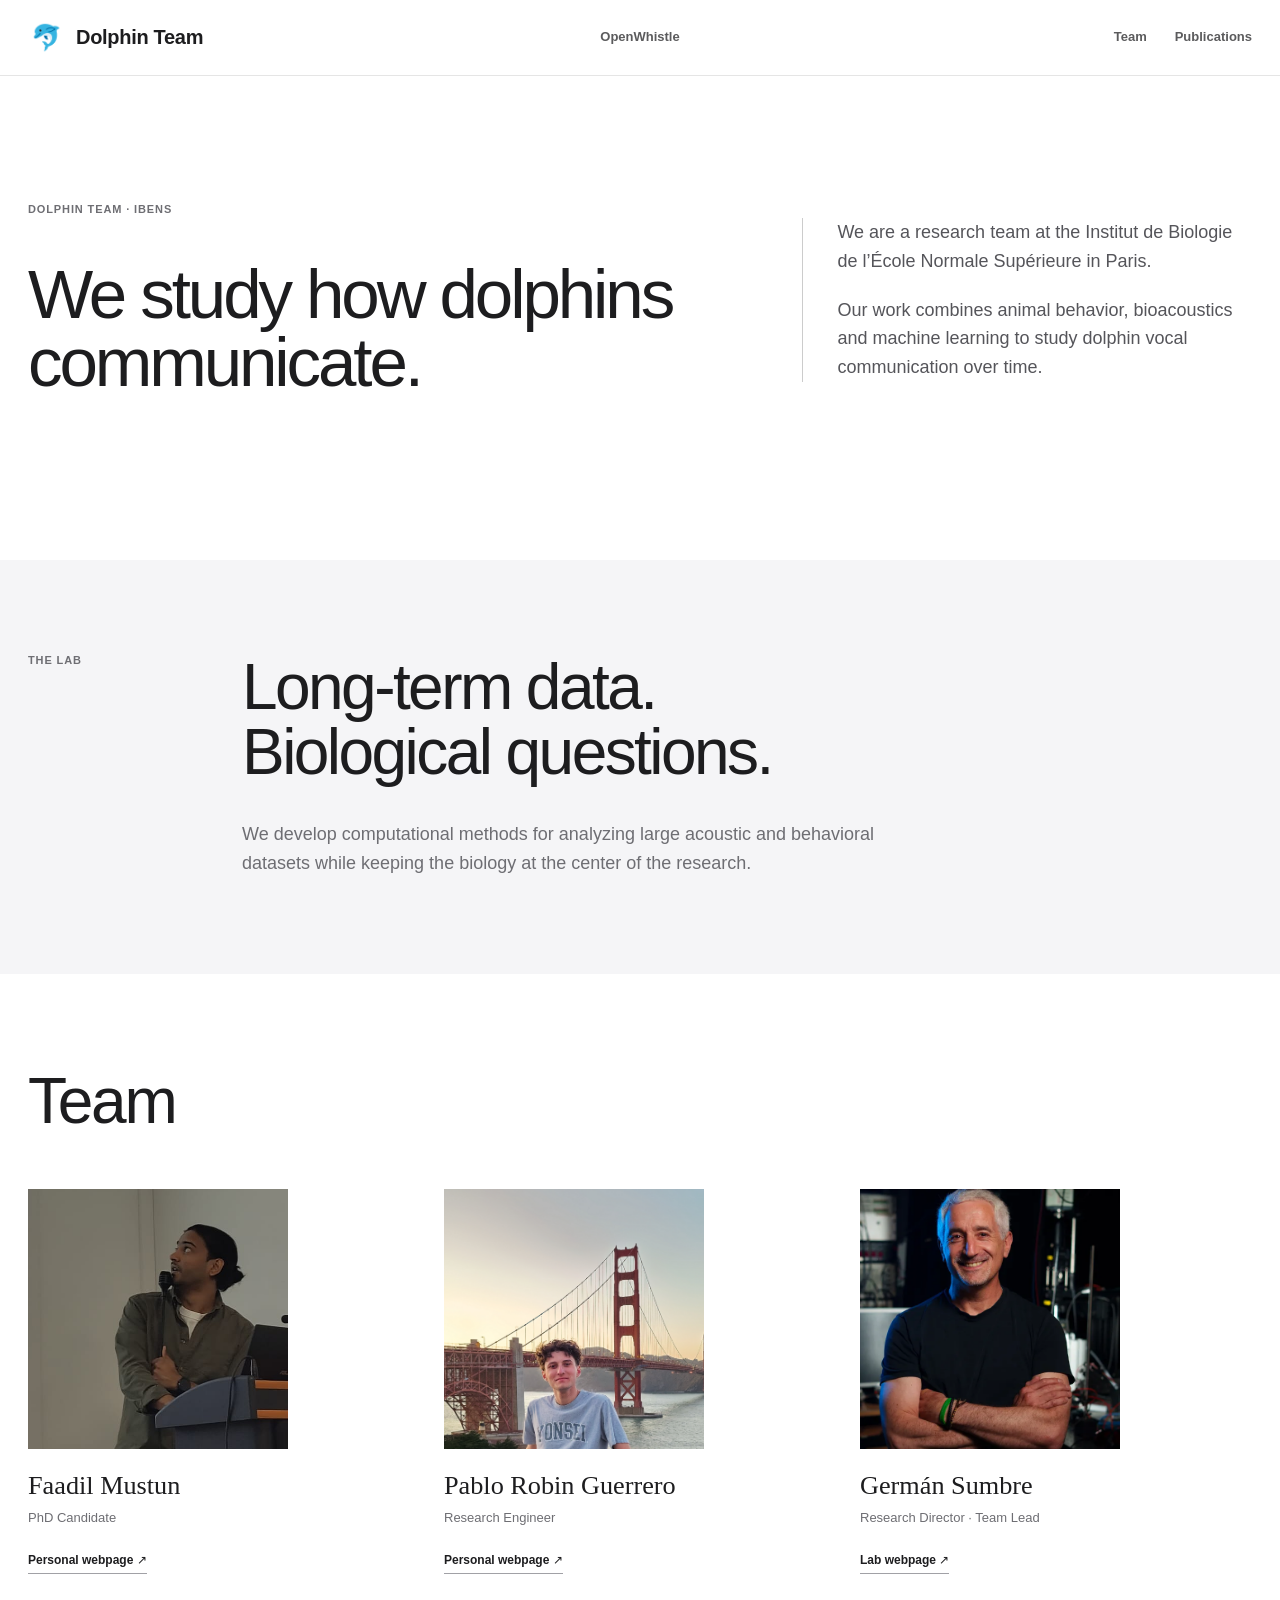
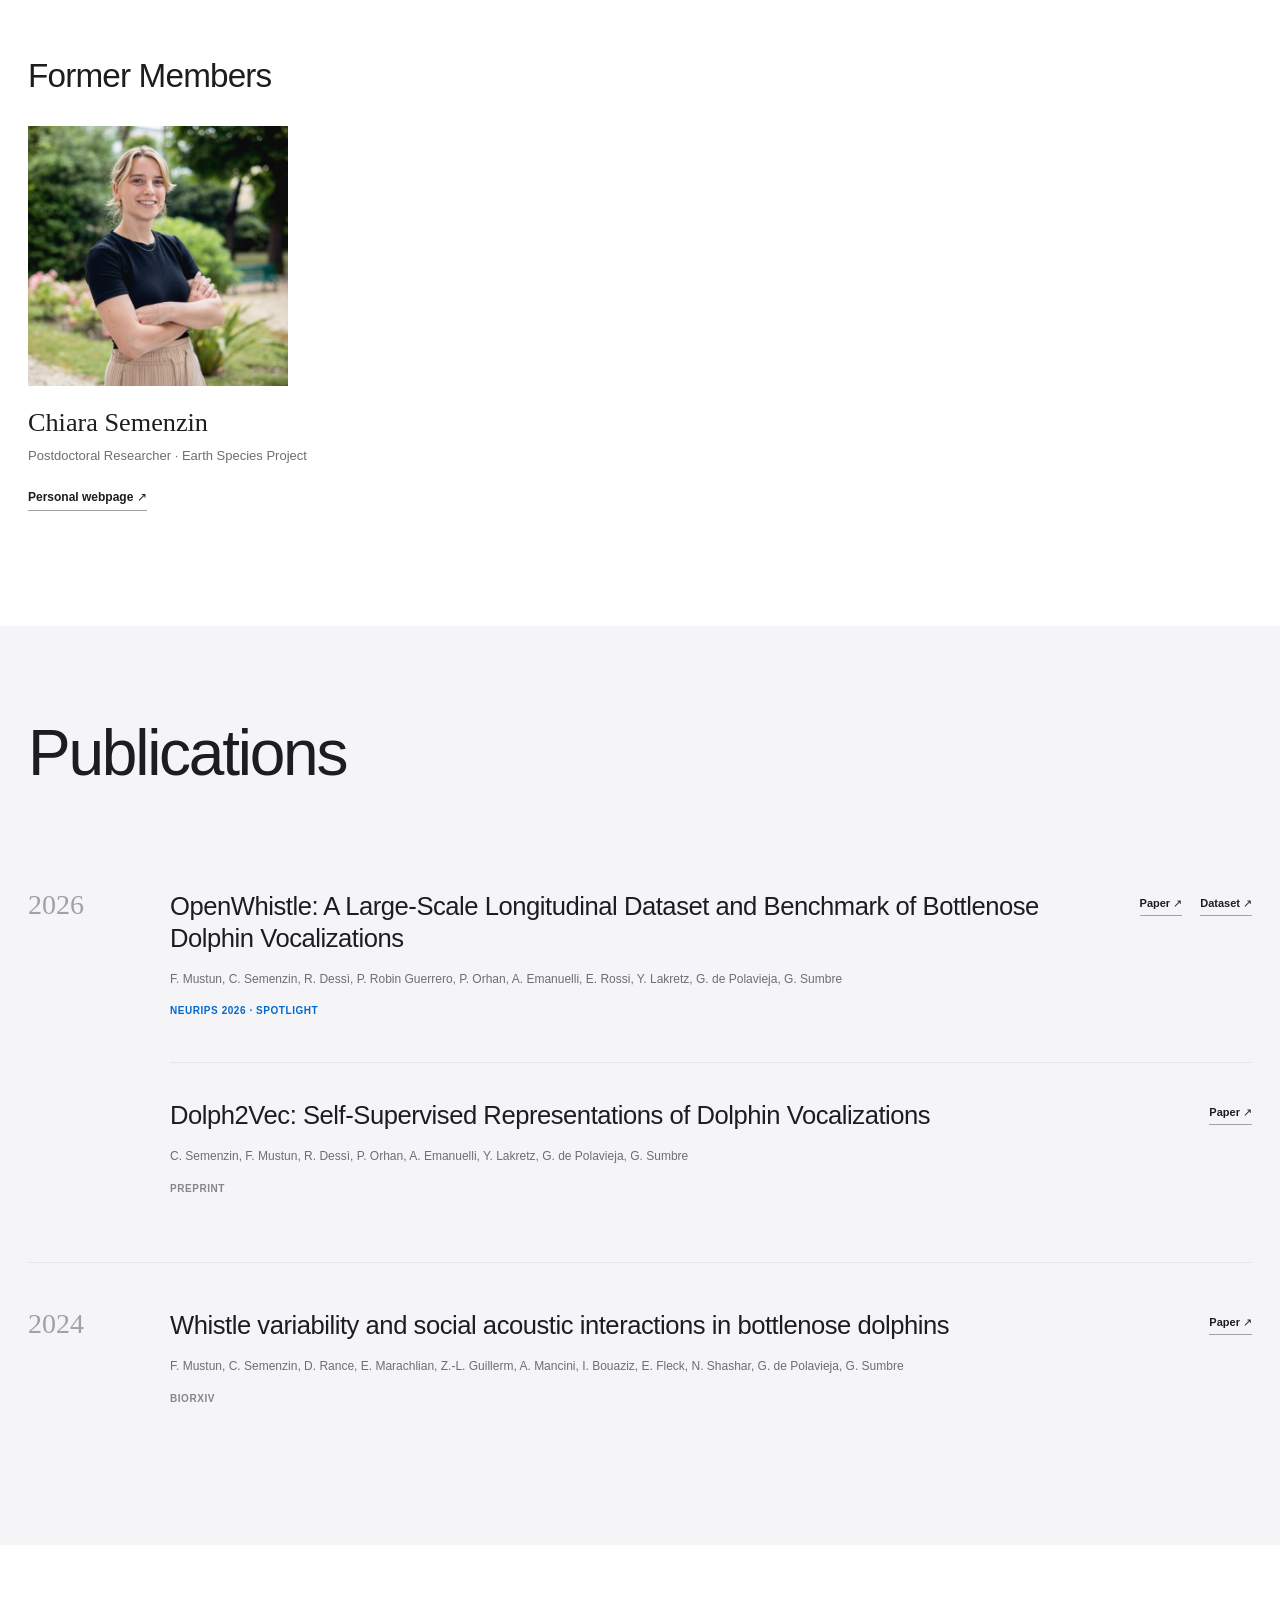
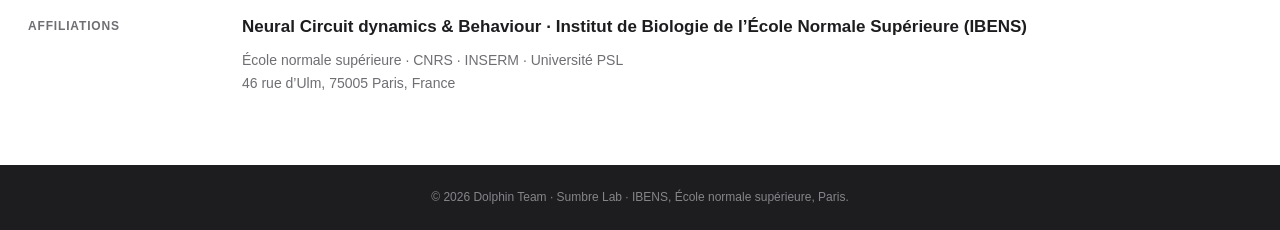
<file: index.html>
<!doctype html>
<html lang="en">
  <head>
    <meta charset="UTF-8" />
    <meta name="viewport" content="width=device-width, initial-scale=1.0" />
    <meta name="description" content="Dolphin Team studies dolphin communication through bioacoustics, behavior and machine learning." />
    <meta name="theme-color" content="#ffffff" />
    <title>Dolphin Team</title>
    <link rel="icon" href="assets/icons/favicon.png?v=2" type="image/png" sizes="64x64" />
    <link rel="shortcut icon" href="assets/icons/favicon.ico?v=2" />
    <link rel="stylesheet" href="styles.css?v=147" />
  </head>
  <body class="team-home-page">
    <header class="site-header">
      <a class="brand" href="./" aria-label="Dolphin Team home">
        <span class="brand-dolphin" aria-hidden="true">🐬</span>
        <span>Dolphin Team</span>
      </a>
      <nav class="project-nav" aria-label="Featured project">
        <a href="openwhistle/">OpenWhistle</a>
      </nav>
      <nav class="section-nav" aria-label="Page navigation">
        <a href="#team">Team</a>
        <a href="#publications">Publications</a>
      </nav>
    </header>

    <main id="top">
      <section class="lab-intro" id="lab">
        <div>
          <p class="section-index">DOLPHIN TEAM · IBENS</p>
          <h1>We study how dolphins communicate.</h1>
        </div>
        <div class="lab-intro-copy">
          <p>We are a research team at the Institut de Biologie de l’École Normale Supérieure in Paris.</p>
          <p>Our work combines animal behavior, bioacoustics and machine learning to study dolphin vocal communication over time.</p>
        </div>
      </section>

      <section class="lab-about lab-section">
        <p class="section-index">THE LAB</p>
        <div>
          <h2>Long-term data.<br />Biological questions.</h2>
          <p>We develop computational methods for analyzing large acoustic and behavioral datasets while keeping the biology at the center of the research.</p>
        </div>
      </section>

      <section class="lab-people lab-section" id="team">
        <div class="lab-section-heading people-heading">
          <h2>Team</h2>
        </div>
        <div class="lab-people-grid">
          <article>
            <figure class="lab-portrait lab-portrait-faadil"><img src="assets/images/team/faadil.jpg" alt="Portrait of Faadil Mustun" loading="lazy" /></figure>
            <h3>Faadil Mustun</h3>
            <p>PhD Candidate</p>
            <a href="https://fmustun.github.io/" target="_blank" rel="noreferrer">Personal webpage ↗</a>
          </article>
          <article>
            <figure class="lab-portrait lab-portrait-pablo"><img src="assets/images/team/pablo.jpg" alt="Portrait of Pablo Robin Guerrero" loading="lazy" /></figure>
            <h3>Pablo Robin Guerrero</h3>
            <p>Research Engineer</p>
            <a href="https://veridisyndrome.github.io/" target="_blank" rel="noreferrer">Personal webpage ↗</a>
          </article>
          <article>
            <figure class="lab-portrait lab-portrait-german"><img src="assets/images/team/german.webp" alt="Portrait of Germán Sumbre in his laboratory" loading="lazy" /></figure>
            <h3>Germán Sumbre</h3>
            <p>Research Director · Team Lead</p>
            <a href="https://www.zebrain.biologie.ens.fr/" target="_blank" rel="noreferrer">Lab webpage ↗</a>
          </article>
        </div>
        <h3 class="lab-people-subheading">Former Members</h3>
        <div class="lab-people-grid lab-people-grid-former">
          <article>
            <figure class="lab-portrait lab-portrait-chiara"><img src="assets/images/team/chiara.jpg" alt="Portrait of Chiara Semenzin" loading="lazy" /></figure>
            <h3>Chiara Semenzin</h3>
            <p>Postdoctoral Researcher · Earth Species Project</p>
            <a href="https://chiarasemenzin.github.io/" target="_blank" rel="noreferrer">Personal webpage ↗</a>
          </article>
        </div>
      </section>

      <section class="lab-publications lab-section" id="publications">
        <div class="lab-section-heading publications-heading">
          <h2>Publications</h2>
        </div>
        <div class="publication-list">
          <article>
            <time datetime="2026">2026</time>
            <div><h3><a href="openwhistle/">OpenWhistle: A Large-Scale Longitudinal Dataset and Benchmark of Bottlenose Dolphin Vocalizations</a></h3><p>F. Mustun, C. Semenzin, R. Dessì, P. Robin Guerrero, P. Orhan, A. Emanuelli, E. Rossi, Y. Lakretz, G. de Polavieja, G. Sumbre</p><small>NeurIPS 2026 · Spotlight</small></div>
            <div class="publication-links"><a href="https://arxiv.org/abs/2609.34839" target="_blank" rel="noreferrer">Paper ↗</a><a href="https://huggingface.co/collections/dolphinteam/neurips26-openwhistle" target="_blank" rel="noreferrer">Dataset ↗</a></div>
          </article>
          <article class="publication-same-year">
            <span class="publication-year-spacer" aria-hidden="true"></span>
            <div><h3>Dolph2Vec: Self-Supervised Representations of Dolphin Vocalizations</h3><p>C. Semenzin, F. Mustun, R. Dessì, P. Orhan, A. Emanuelli, Y. Lakretz, G. de Polavieja, G. Sumbre</p><small>Preprint</small></div>
            <div class="publication-links"><a href="https://arxiv.org/abs/2606.12503" target="_blank" rel="noreferrer">Paper ↗</a></div>
          </article>
          <article class="publication-new-year">
            <time datetime="2024">2024</time>
            <div><h3>Whistle variability and social acoustic interactions in bottlenose dolphins</h3><p>F. Mustun, C. Semenzin, D. Rance, E. Marachlian, Z.-L. Guillerm, A. Mancini, I. Bouaziz, E. Fleck, N. Shashar, G. de Polavieja, G. Sumbre</p><small>bioRxiv</small></div>
            <div class="publication-links"><a href="https://www.biorxiv.org/content/10.1101/2024.10.15.618471v1" target="_blank" rel="noreferrer">Paper ↗</a></div>
          </article>
        </div>
      </section>

      <section class="lab-contact lab-section">
        <h2>Affiliations</h2>
        <div>
          <p class="affiliation-primary"><a href="https://www.zebrain.biologie.ens.fr" target="_blank" rel="noreferrer">Neural Circuit dynamics &amp; Behaviour</a> · Institut de Biologie de l’École Normale Supérieure (IBENS)</p>
          <p class="affiliation-meta">École normale supérieure · CNRS · INSERM · Université PSL<br />46 rue d’Ulm, 75005 Paris, France</p>
        </div>
      </section>
    </main>

    <footer class="site-footer compact-footer">
      <div class="footer-inner">
        <p class="footer-credit">© 2026 Dolphin Team · Sumbre Lab · IBENS, École normale supérieure, Paris.</p>
      </div>
    </footer>
  </body>
</html>
</file>
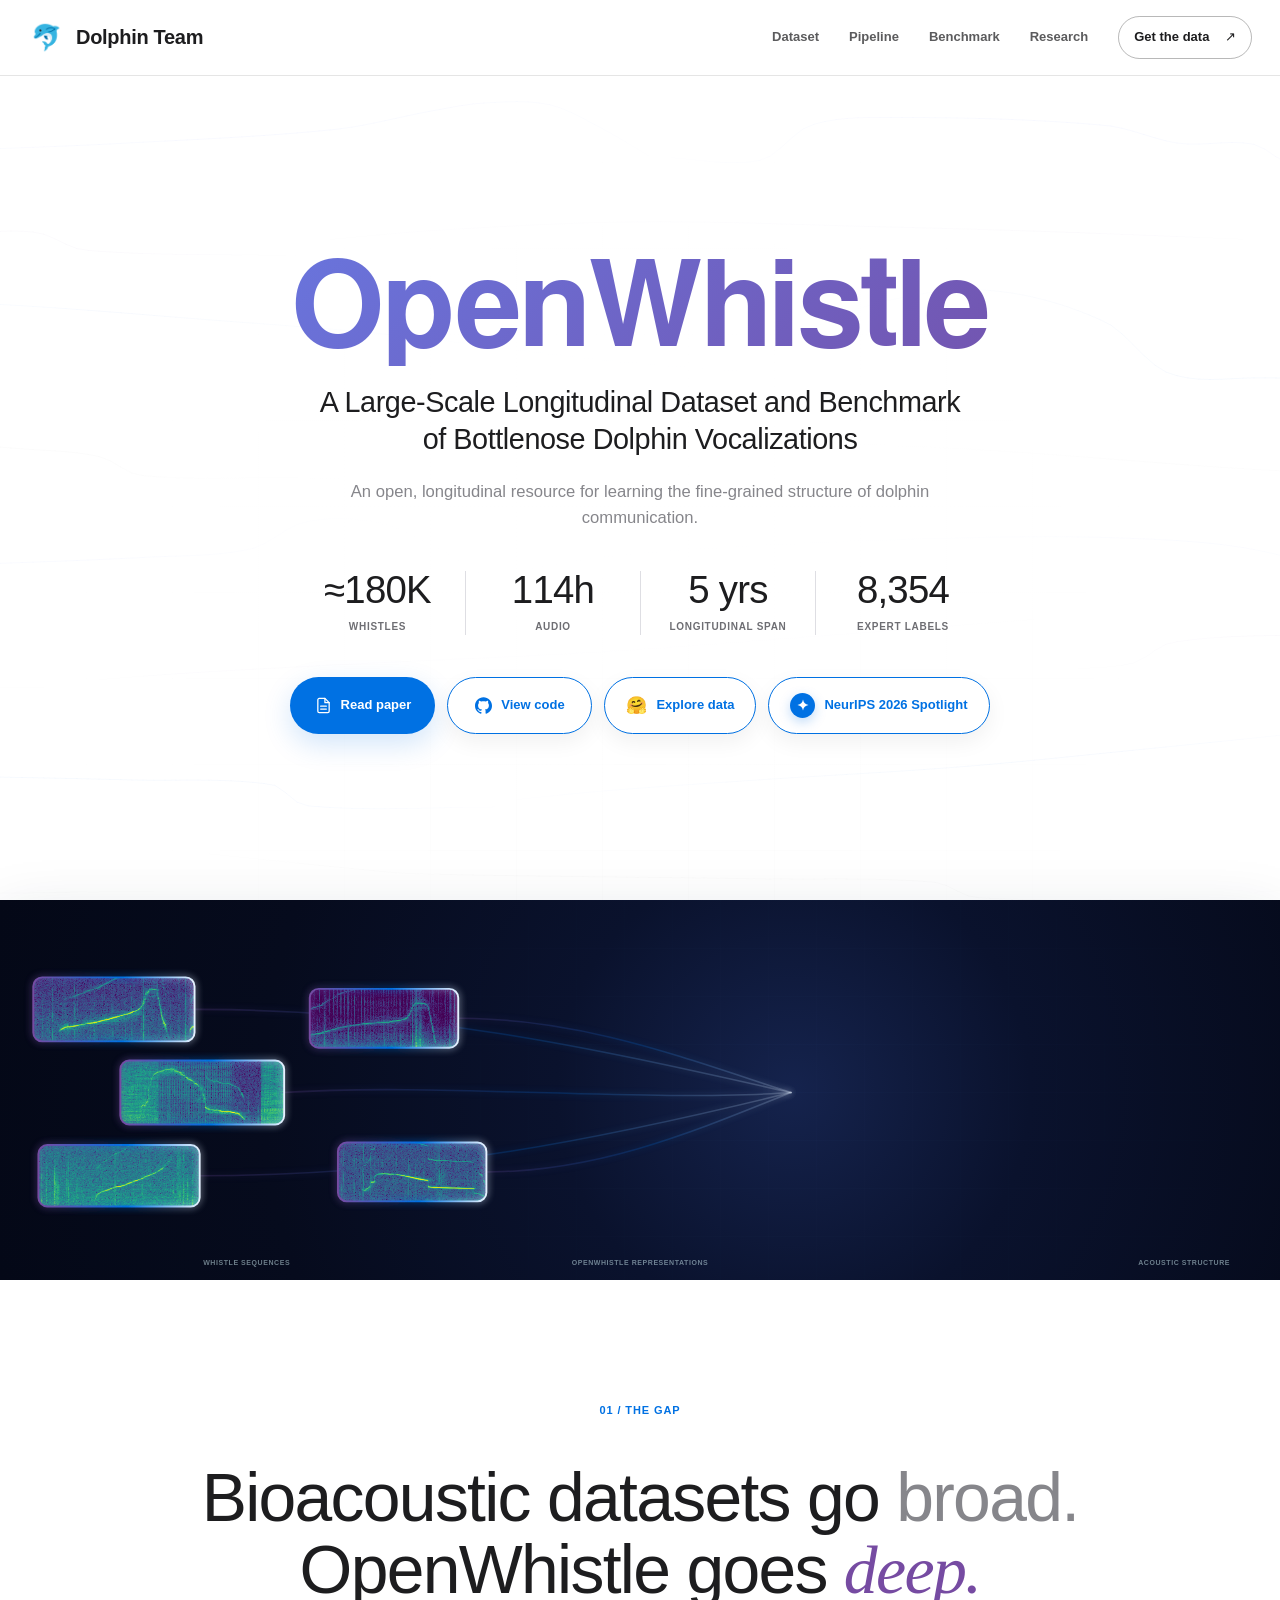
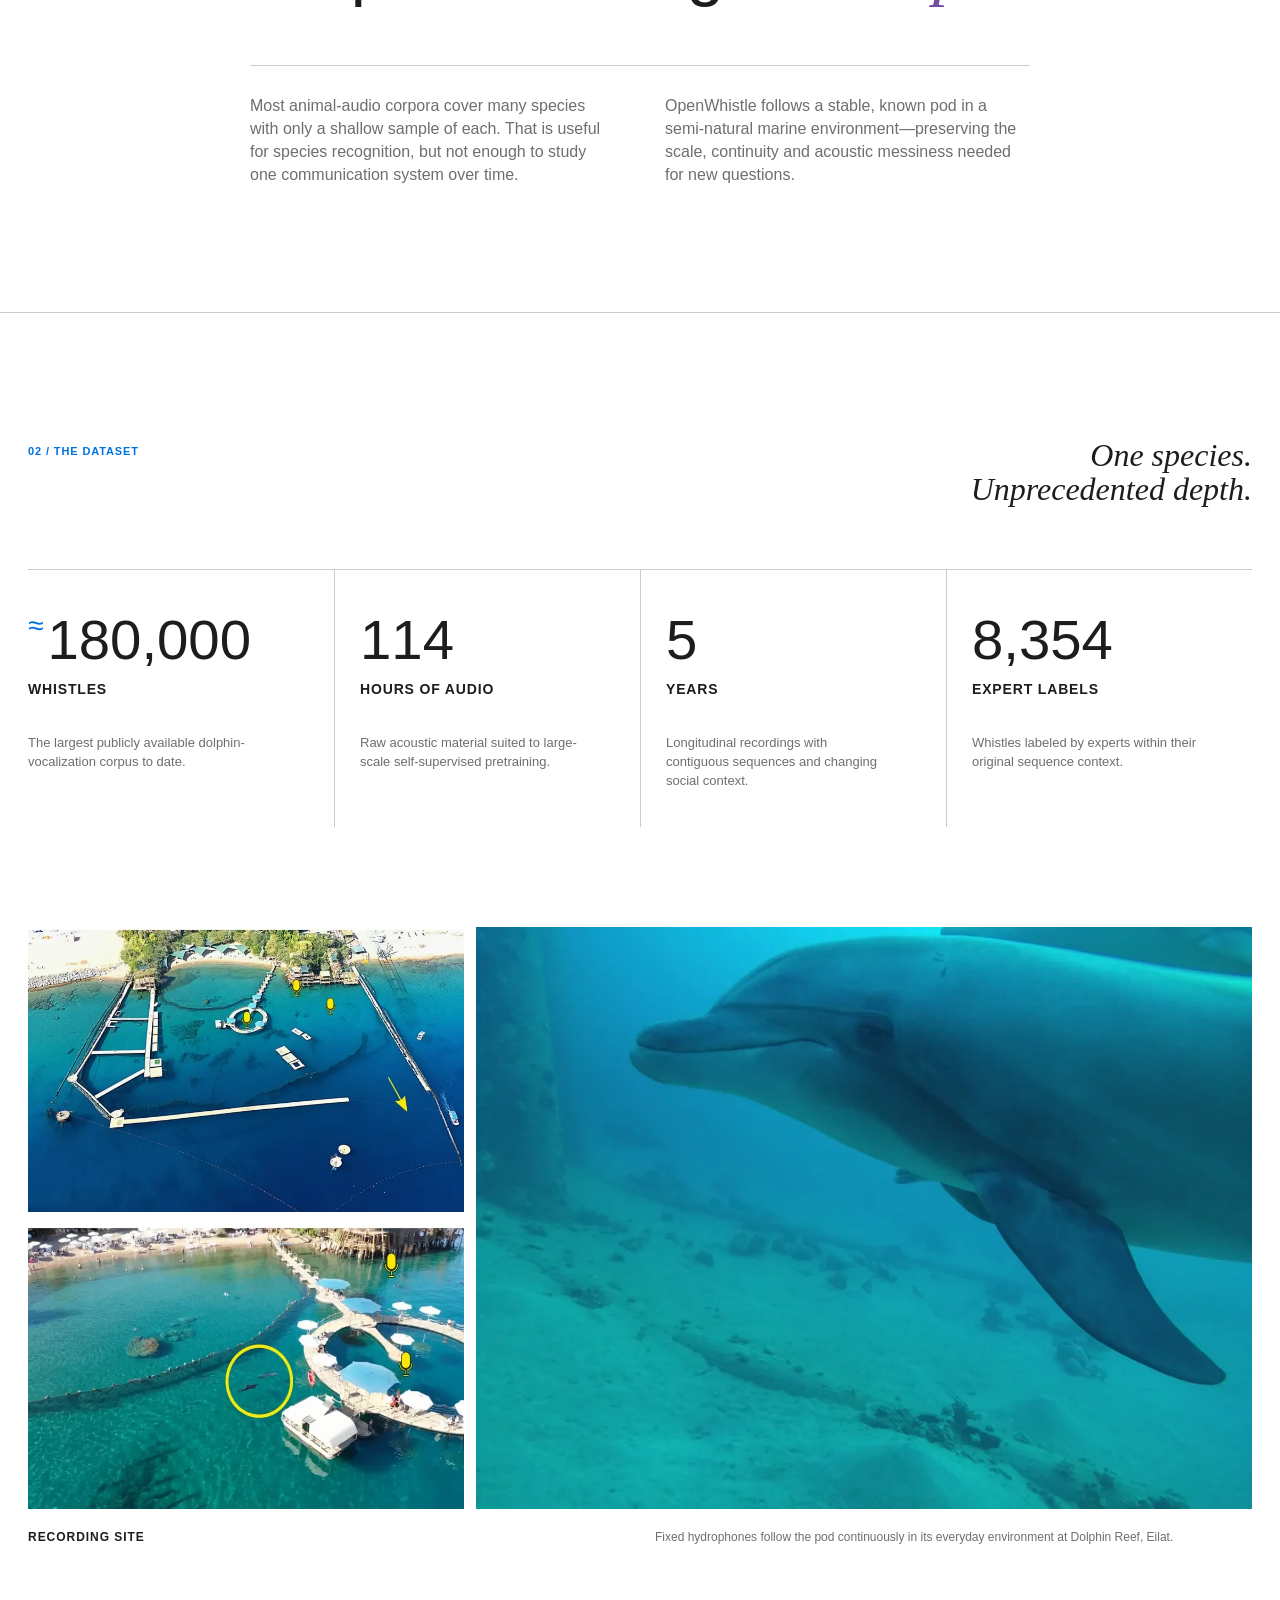
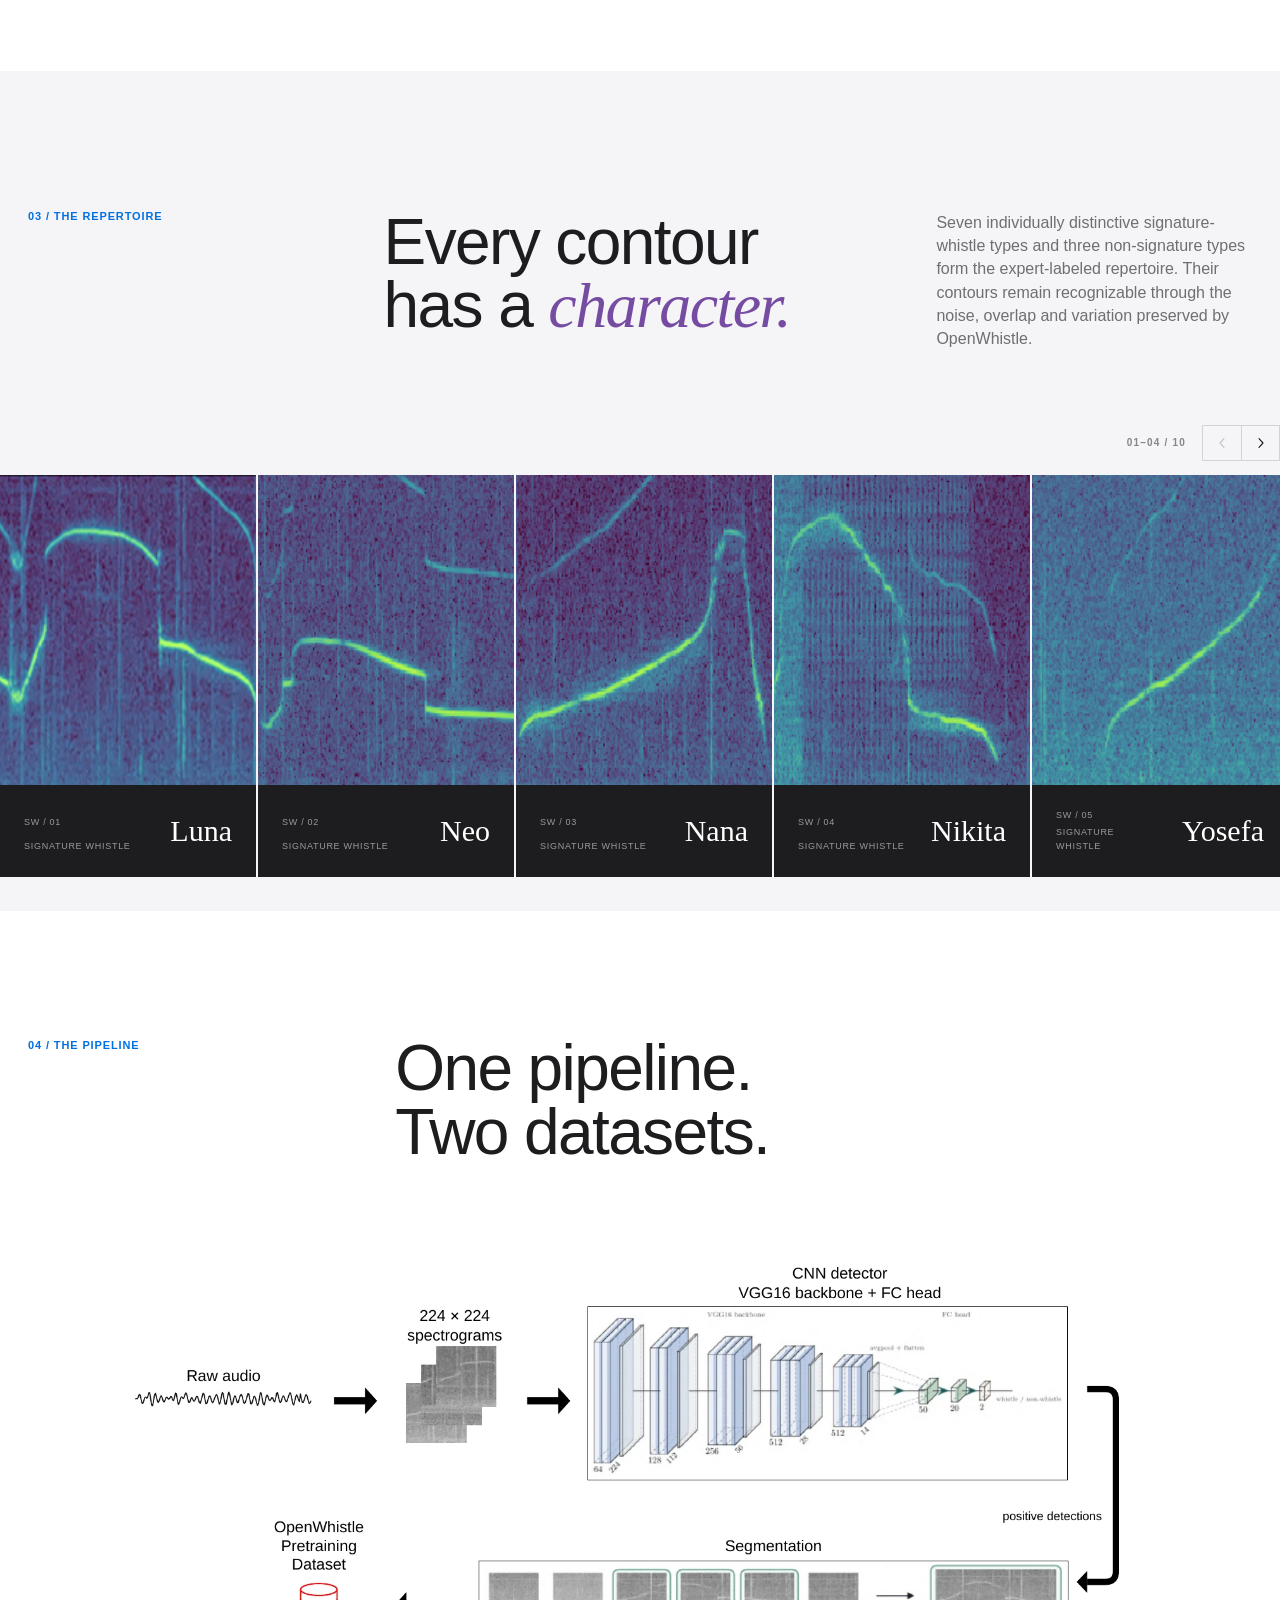
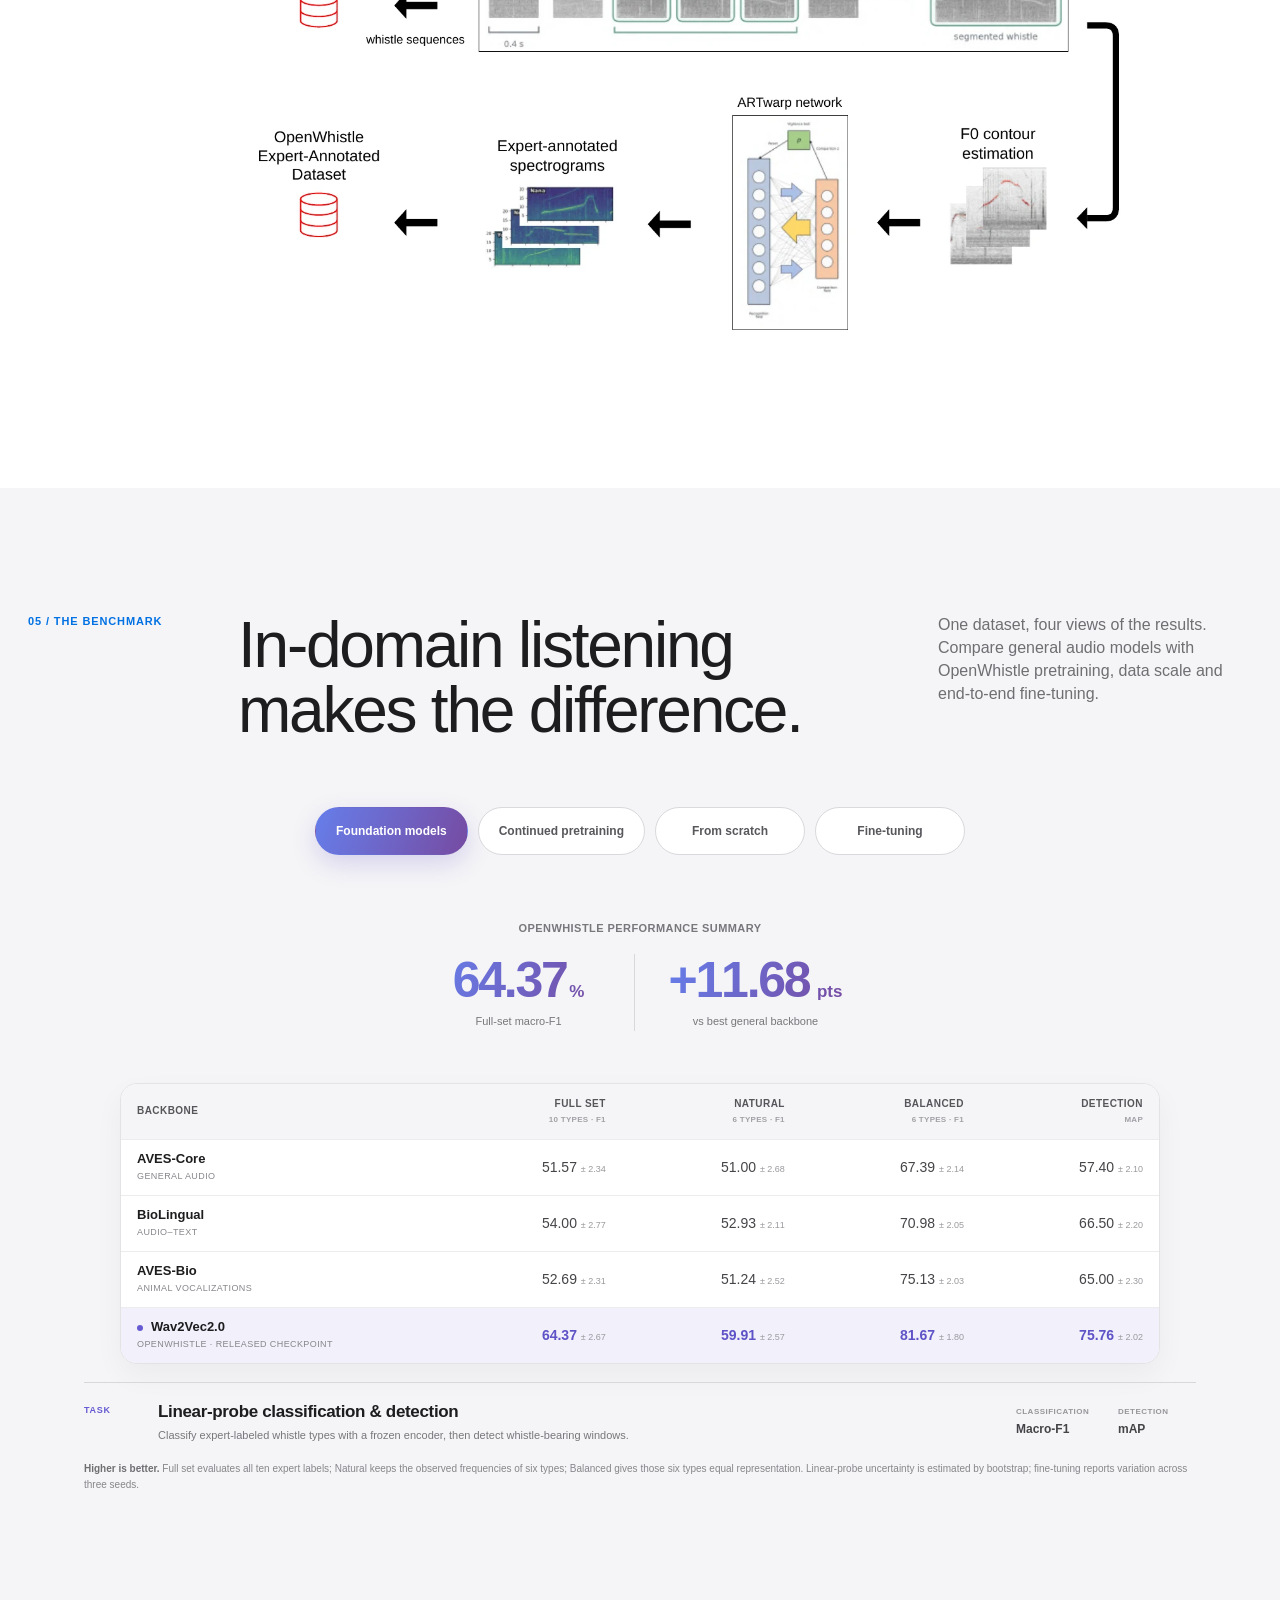
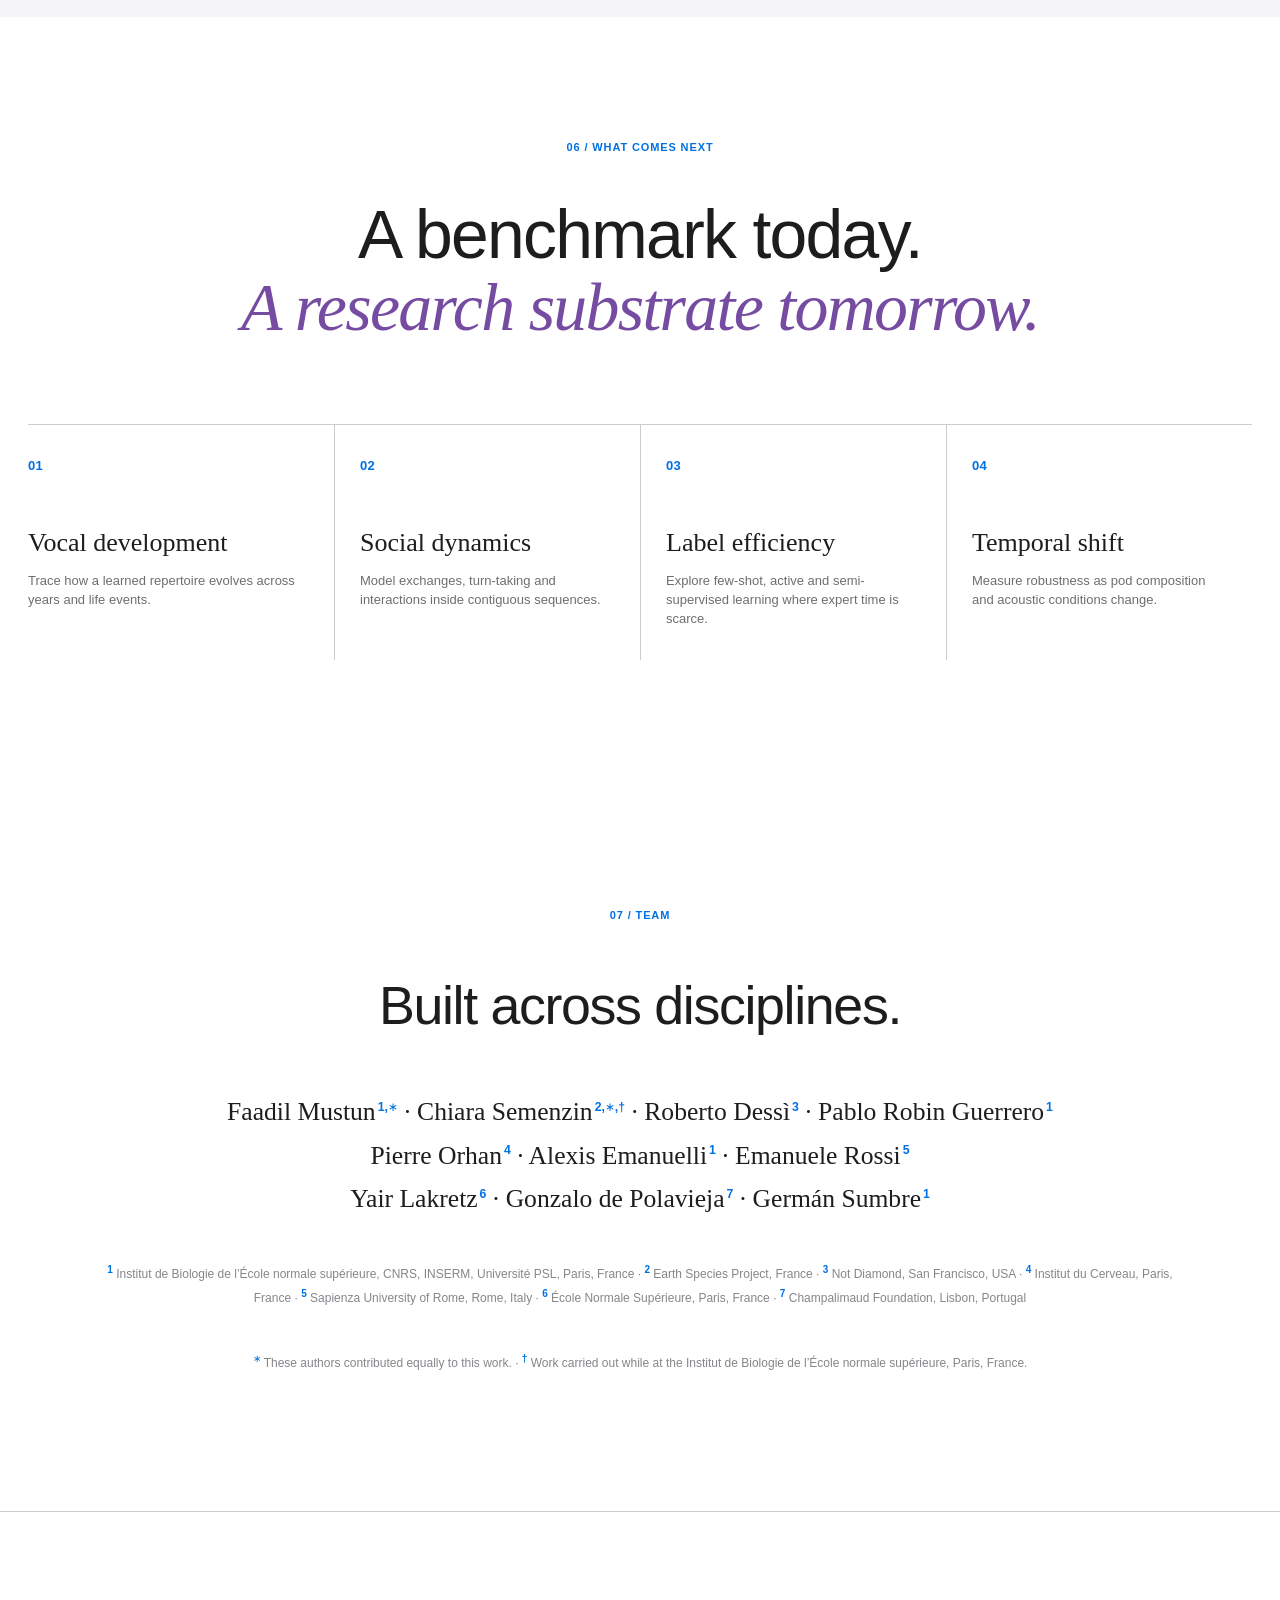
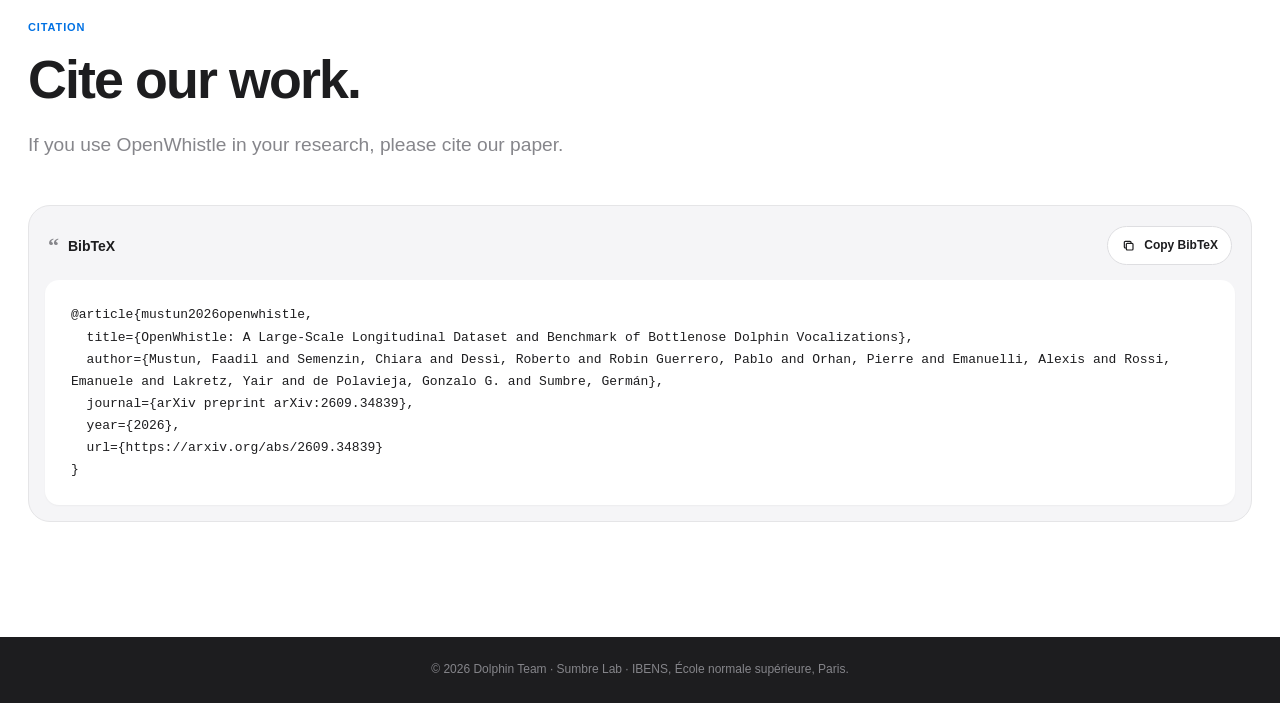
<file: openwhistle/index.html>
<!doctype html>
<html lang="en">
  <head>
    <meta charset="UTF-8" />
    <meta name="viewport" content="width=device-width, initial-scale=1.0" />
    <meta name="description" content="OpenWhistle is a large-scale, longitudinal dataset and benchmark for bottlenose dolphin vocalizations." />
    <meta name="theme-color" content="#ffffff" />
    <title>OpenWhistle</title>
    <link rel="icon" href="../assets/icons/favicon.png?v=2" type="image/png" sizes="64x64" />
    <link rel="shortcut icon" href="../assets/icons/favicon.ico?v=2" />
    <link rel="stylesheet" href="../styles.css?v=185" />
  </head>
  <body>
    <div class="progress" aria-hidden="true"><span></span></div>

    <header class="site-header">
      <a class="brand" href="../" aria-label="Dolphin Team home">
        <span class="brand-dolphin" aria-hidden="true">🐬</span>
        <span>Dolphin Team</span>
      </a>
      <button class="menu-toggle" aria-expanded="false" aria-controls="site-nav"><span></span><span></span></button>
      <nav id="site-nav" aria-label="Main navigation">
        <a href="#dataset">Dataset</a>
        <a href="#pipeline">Pipeline</a>
        <a href="#benchmark">Benchmark</a>
        <a href="#research">Research</a>
        <a class="nav-cta" href="https://huggingface.co/collections/dolphinteam/neurips26-openwhistle" target="_blank" rel="noreferrer">Get the data <span>↗</span></a>
      </nav>
    </header>

    <main id="top">
      <section class="hero">
        <canvas id="heroWhistleCanvas" class="hero-lines" aria-hidden="true"></canvas>
        <div class="hero-copy reveal">
          <div class="hero-stage">
          <h1><span class="paper-name">OpenWhistle</span></h1>
          <p class="paper-title">A Large-Scale Longitudinal Dataset and Benchmark<br class="desktop-break" /> of Bottlenose Dolphin Vocalizations</p>
          <p class="hero-deck">An open, longitudinal resource for learning the fine-grained structure of dolphin communication.</p>
          <div class="whistle-network" aria-label="Dolphin whistle spectrograms flowing through a learned representation and converging into a continuous digital signal">
            <svg viewBox="0 0 1000 220" preserveAspectRatio="xMidYMid meet" aria-hidden="true">
              <defs>
                <linearGradient id="stream-gradient" x1="0" x2="1">
                  <stop offset="0" stop-color="#764ba2" />
                  <stop offset=".55" stop-color="#0071e3" />
                  <stop offset="1" stop-color="#e6f2ff" />
                </linearGradient>
                <linearGradient id="scan-gradient" x1="0" x2="1">
                  <stop offset="0" stop-color="#dff9ff" stop-opacity="0" />
                  <stop offset=".42" stop-color="#9ce9ff" stop-opacity=".16" />
                  <stop offset=".5" stop-color="#ffffff" stop-opacity=".98" />
                  <stop offset=".58" stop-color="#9ce9ff" stop-opacity=".16" />
                  <stop offset="1" stop-color="#9ce9ff" stop-opacity="0" />
                </linearGradient>
                <filter id="soft-glow" x="-40%" y="-100%" width="180%" height="300%">
                  <feGaussianBlur stdDeviation="3" result="blur" />
                  <feMerge><feMergeNode in="blur" /><feMergeNode in="SourceGraphic" /></feMerge>
                </filter>
                <clipPath id="tile-a"><rect x="26" y="22" width="126" height="50" rx="7" /></clipPath>
                <clipPath id="tile-b"><rect x="94" y="87" width="128" height="50" rx="7" /></clipPath>
                <clipPath id="tile-c"><rect x="30" y="153" width="126" height="48" rx="7" /></clipPath>
                <clipPath id="tile-d"><rect x="242" y="31" width="116" height="46" rx="7" /></clipPath>
                <clipPath id="tile-e"><rect x="264" y="151" width="116" height="46" rx="7" /></clipPath>
                <clipPath id="output-reveal-clip">
                  <rect x="618" y="18" width="0" height="176">
                    <animate attributeName="width" dur="8.2s" repeatCount="indefinite" calcMode="linear"
                      keyTimes="0;.4;.74;.9;1" values="0;0;380;380;380" />
                  </rect>
                </clipPath>
              </defs>

              <rect width="1000" height="220" fill="transparent" />
              <g class="network-streams">
                <path pathLength="1" d="M152 47 C332 47 466 78 618 112" />
                <path pathLength="1" d="M222 112 C340 104 500 120 618 112" />
                <path pathLength="1" d="M156 177 C334 177 475 147 618 112" />
                <path pathLength="1" d="M358 54 C456 54 537 86 618 112" />
                <path pathLength="1" d="M380 174 C470 174 548 140 618 112" />
              </g>
              <g class="stream-energy">
                <path pathLength="1" d="M152 47 C332 47 466 78 618 112" />
                <path pathLength="1" d="M222 112 C340 104 500 120 618 112" />
                <path pathLength="1" d="M156 177 C334 177 475 147 618 112" />
                <path pathLength="1" d="M358 54 C456 54 537 86 618 112" />
                <path pathLength="1" d="M380 174 C470 174 548 140 618 112" />
              </g>
              <g class="representation-particles">
                <circle r="2.2"><animateMotion dur="8.2s" repeatCount="indefinite" calcMode="linear" keyPoints="0;0;1;1" keyTimes="0;.22;.47;1" path="M152 47 C332 47 466 78 618 112" /></circle>
                <circle r="2.2"><animateMotion dur="8.2s" repeatCount="indefinite" calcMode="linear" keyPoints="0;0;1;1" keyTimes="0;.23;.48;1" path="M222 112 C340 104 500 120 618 112" /></circle>
                <circle r="2.2"><animateMotion dur="8.2s" repeatCount="indefinite" calcMode="linear" keyPoints="0;0;1;1" keyTimes="0;.24;.49;1" path="M156 177 C334 177 475 147 618 112" /></circle>
                <circle r="2.2"><animateMotion dur="8.2s" repeatCount="indefinite" calcMode="linear" keyPoints="0;0;1;1" keyTimes="0;.25;.48;1" path="M358 54 C456 54 537 86 618 112" /></circle>
                <circle r="2.2"><animateMotion dur="8.2s" repeatCount="indefinite" calcMode="linear" keyPoints="0;0;1;1" keyTimes="0;.26;.49;1" path="M380 174 C470 174 548 140 618 112" /></circle>
              </g>

              <g class="signal-token token-a">
                <image href="../assets/images/whistles/nana.png" x="26" y="22" width="126" height="50" preserveAspectRatio="none" clip-path="url(#tile-a)" />
                <rect class="spectro-scan" x="25" y="22" width="6" height="50" rx="2" clip-path="url(#tile-a)" />
                <rect x="26" y="22" width="126" height="50" rx="7" />
              </g>
              <g class="signal-token token-b">
                <image href="../assets/images/whistles/nikita.png" x="94" y="87" width="128" height="50" preserveAspectRatio="none" clip-path="url(#tile-b)" />
                <rect class="spectro-scan" x="93" y="87" width="6" height="50" rx="2" clip-path="url(#tile-b)" />
                <rect x="94" y="87" width="128" height="50" rx="7" />
              </g>
              <g class="signal-token token-c">
                <image href="../assets/images/whistles/yosefa.png" x="30" y="153" width="126" height="48" preserveAspectRatio="none" clip-path="url(#tile-c)" />
                <rect class="spectro-scan" x="29" y="153" width="6" height="48" rx="2" clip-path="url(#tile-c)" />
                <rect x="30" y="153" width="126" height="48" rx="7" />
              </g>
              <g class="signal-token token-d">
                <image href="../assets/images/whistles/extra-1.png" x="242" y="31" width="116" height="46" preserveAspectRatio="none" clip-path="url(#tile-d)" />
                <rect class="spectro-scan" x="241" y="31" width="6" height="46" rx="2" clip-path="url(#tile-d)" />
                <rect x="242" y="31" width="116" height="46" rx="7" />
              </g>
              <g class="signal-token token-e">
                <image href="../assets/images/whistles/extra-2.png" x="264" y="151" width="116" height="46" preserveAspectRatio="none" clip-path="url(#tile-e)" />
                <rect class="spectro-scan" x="263" y="151" width="6" height="46" rx="2" clip-path="url(#tile-e)" />
                <rect x="264" y="151" width="116" height="46" rx="7" />
              </g>

              <g class="network-output">
                <circle class="convergence-halo" cx="618" cy="112" r="7" />
                <circle class="convergence-ring ring-a" cx="618" cy="112" r="8" />
                <circle class="convergence-ring ring-b" cx="618" cy="112" r="8" />
                <circle class="convergence-ring ring-c" cx="618" cy="112" r="8" />
                <g class="output-drawn" clip-path="url(#output-reveal-clip)">
                  <path class="output-underlay" d="M618 112 C660 112 690 110 725 98 C755 88 775 65 794 50 C812 35 827 42 836 69 C844 96 848 140 864 152 C880 164 895 134 906 100 C918 65 931 48 946 62 C960 78 968 118 979 107 C988 97 993 82 998 88"/>
                  <path class="output-glow" d="M618 112 C660 112 690 110 725 98 C755 88 775 65 794 50 C812 35 827 42 836 69 C844 96 848 140 864 152 C880 164 895 134 906 100 C918 65 931 48 946 62 C960 78 968 118 979 107 C988 97 993 82 998 88"/>
                  <path class="output-wave" d="M618 112 C660 112 690 110 725 98 C755 88 775 65 794 50 C812 35 827 42 836 69 C844 96 848 140 864 152 C880 164 895 134 906 100 C918 65 931 48 946 62 C960 78 968 118 979 107 C988 97 993 82 998 88"/>
                </g>
                <circle class="output-head" r="3.1">
                  <animateMotion dur="8.2s" repeatCount="indefinite" calcMode="linear"
                    keyPoints="0;0;.16764;.36562;.71006;1;1" keyTimes="0;.4;.485;.57;.655;.74;1"
                    path="M618 112 C660 112 690 110 725 98 C755 88 775 65 794 50 C812 35 827 42 836 69 C844 96 848 140 864 152 C880 164 895 134 906 100 C918 65 931 48 946 62 C960 78 968 118 979 107 C988 97 993 82 998 88" />
                </circle>
                <path class="output-pulse" pathLength="1" d="M618 112 C660 112 690 110 725 98 C755 88 775 65 794 50 C812 35 827 42 836 69 C844 96 848 140 864 152 C880 164 895 134 906 100 C918 65 931 48 946 62 C960 78 968 118 979 107 C988 97 993 82 998 88">
                </path>
              </g>
            </svg>
            <div class="network-labels"><span>Whistle sequences</span><span>OpenWhistle representations</span><span>Acoustic structure</span></div>
          </div>
          <div class="hero-metrics" aria-label="Dataset statistics">
            <div><strong>≈180K</strong><span>Whistles</span></div>
            <div><strong>114h</strong><span>Audio</span></div>
            <div><strong>5 yrs</strong><span>Longitudinal span</span></div>
            <div><strong>8,354</strong><span>Expert labels</span></div>
          </div>
          <div class="hero-actions">
            <a class="button button-primary" href="https://arxiv.org/abs/2609.34839" target="_blank" rel="noreferrer"><svg class="button-icon" viewBox="0 0 24 24" aria-hidden="true"><path d="M14 2H6a2 2 0 0 0-2 2v16a2 2 0 0 0 2 2h12a2 2 0 0 0 2-2V8Z"/><path d="M14 2v6h6M8 13h8M8 17h8"/></svg> Read paper</a>
            <a class="button button-ghost" href="https://github.com/sumbre-lab/OpenWhistle" target="_blank" rel="noreferrer"><svg class="button-icon button-icon-fill" viewBox="0 0 24 24" aria-hidden="true"><path d="M12 .297C5.37.297 0 5.67 0 12.297c0 5.303 3.438 9.8 8.205 11.385.6.113.82-.258.82-.577 0-.285-.01-1.04-.015-2.04-3.338.724-4.042-1.61-4.042-1.61-.546-1.387-1.333-1.756-1.333-1.756-1.087-.744.084-.729.084-.729 1.205.084 1.838 1.236 1.838 1.236 1.07 1.835 2.809 1.305 3.495.998.108-.776.417-1.305.76-1.605-2.665-.3-5.466-1.332-5.466-5.93 0-1.31.465-2.38 1.235-3.22-.135-.303-.54-1.523.105-3.176 0 0 1.005-.322 3.3 1.23.96-.267 1.98-.399 3-.405 1.02.006 2.04.138 3 .405 2.28-1.552 3.285-1.23 3.285-1.23.645 1.653.24 2.873.12 3.176.765.84 1.23 1.91 1.23 3.22 0 4.61-2.805 5.625-5.475 5.92.42.36.81 1.096.81 2.22 0 1.606-.015 2.896-.015 3.286 0 .315.21.69.825.57C20.565 22.092 24 17.592 24 12.297 24 5.67 18.627.297 12 .297Z"/></svg> View code</a>
            <a class="button button-ghost" href="https://huggingface.co/collections/dolphinteam/neurips26-openwhistle" target="_blank" rel="noreferrer"><span class="button-emoji" aria-hidden="true">🤗</span> Explore data</a>
            <span class="button button-ghost spotlight-action"><span class="spotlight-mark" aria-hidden="true"><svg viewBox="0 0 24 24"><path d="M12 1C13.4 7.6 16.4 10.6 23 12C16.4 13.4 13.4 16.4 12 23C10.6 16.4 7.6 13.4 1 12C7.6 10.6 10.6 7.6 12 1Z"/></svg></span> NeurIPS 2026 Spotlight</span>
          </div>
          </div>
        </div>
      </section>

      <section class="statement section-pad">
        <p class="section-index">01 / THE GAP</p>
        <h2 class="reveal">Bioacoustic datasets go <span>broad.</span><br />OpenWhistle goes <em>deep.</em></h2>
        <div class="statement-grid reveal">
          <p>Most animal-audio corpora cover many species with only a shallow sample of each. That is useful for species recognition, but not enough to study one communication system over time.</p>
          <p>OpenWhistle follows a stable, known pod in a semi-natural marine environment—preserving the scale, continuity and acoustic messiness needed for new questions.</p>
        </div>
      </section>

      <section class="numbers section-pad" id="dataset">
        <div class="section-heading">
          <p class="section-index">02 / THE DATASET</p>
          <p class="section-kicker">One species.<br />Unprecedented depth.</p>
        </div>
        <div class="metrics-grid">
          <article class="metric reveal"><span class="metric-no" data-count="180000">180,000</span><h3>whistles</h3><p>The largest publicly available dolphin-vocalization corpus to date.</p></article>
          <article class="metric reveal"><span class="metric-no" data-count="114">114</span><h3>hours of audio</h3><p>Raw acoustic material suited to large-scale self-supervised pretraining.</p></article>
          <article class="metric reveal"><span class="metric-no" data-count="5">5</span><h3>years</h3><p>Longitudinal recordings with contiguous sequences and changing social context.</p></article>
          <article class="metric reveal"><span class="metric-no" data-count="8354">8,354</span><h3>expert labels</h3><p>Whistles labeled by experts within their original sequence context.</p></article>
        </div>
        <figure class="field-story reveal">
          <div class="field-media">
            <div class="field-photos">
              <img src="../assets/images/dataset/dolphin-reef-aerial.webp" alt="Aerial view of Dolphin Reef showing the fixed hydrophone positions" />
              <img src="../assets/images/dataset/dolphin-reef-lagoon.webp" alt="Dolphin Reef lagoon with hydrophone positions and a dolphin visible underwater" />
            </div>
            <div class="field-video">
              <video autoplay muted loop playsinline preload="metadata" poster="../assets/videos/dolphins-at-dolphin-reef-poster.webp" aria-label="Dolphins swimming together at Dolphin Reef">
                <source src="../assets/videos/dolphins-at-dolphin-reef.mp4" type="video/mp4" />
              </video>
            </div>
          </div>
          <figcaption><span>Recording site</span><p>Fixed hydrophones follow the pod continuously in its everyday environment at Dolphin Reef, Eilat.</p></figcaption>
        </figure>
      </section>

      <section class="sound-gallery">
        <div class="sound-intro section-pad reveal">
          <p class="section-index">03 / THE REPERTOIRE</p>
          <h2>Every contour<br />has a <em>character.</em></h2>
          <p>Seven individually distinctive signature-whistle types and three non-signature types form the expert-labeled repertoire. Their contours remain recognizable through the noise, overlap and variation preserved by OpenWhistle.</p>
        </div>
        <div class="whistle-carousel" data-whistle-carousel>
          <div class="whistle-carousel-controls">
            <span class="whistle-scroll-status" data-whistle-status aria-live="polite">01–05 / 10</span>
            <div class="whistle-carousel-actions">
              <button class="whistle-scroll whistle-scroll-prev" type="button" data-whistle-scroll="-1" aria-label="Previous whistle">
                <svg viewBox="0 0 20 20" aria-hidden="true"><path d="m12.5 4.5-5 5.5 5 5.5" /></svg>
              </button>
              <button class="whistle-scroll whistle-scroll-next" type="button" data-whistle-scroll="1" aria-label="Next whistle">
                <svg viewBox="0 0 20 20" aria-hidden="true"><path d="m7.5 4.5 5 5.5-5 5.5" /></svg>
              </button>
            </div>
          </div>
          <div class="whistle-cards" id="whistle-cards" role="list" tabindex="0">
          <article class="whistle-card luna-card" role="listitem"><div class="whistle-art"><img src="../assets/images/whistles/luna.png?v=5" alt="Spectrogram of Luna&apos;s signature whistle" /></div><div><span>SW / 01</span><strong>Luna</strong><small>Signature whistle</small></div></article>
          <article class="whistle-card" role="listitem"><div class="whistle-art"><img src="../assets/images/whistles/neo.png" alt="Spectrogram of Neo&apos;s signature whistle" /></div><div><span>SW / 02</span><strong>Neo</strong><small>Signature whistle</small></div></article>
          <article class="whistle-card" role="listitem"><div class="whistle-art"><img src="../assets/images/whistles/nana.png" alt="Spectrogram of Nana's rising signature whistle" /></div><div><span>SW / 03</span><strong>Nana</strong><small>Signature whistle</small></div></article>
          <article class="whistle-card" role="listitem"><div class="whistle-art"><img src="../assets/images/whistles/nikita.png" alt="Spectrogram of Nikita's signature whistle" /></div><div><span>SW / 04</span><strong>Nikita</strong><small>Signature whistle</small></div></article>
          <article class="whistle-card" role="listitem"><div class="whistle-art"><img src="../assets/images/whistles/yosefa.png" alt="Spectrogram of Yosefa's signature whistle" /></div><div><span>SW / 05</span><strong>Yosefa</strong><small>Signature whistle</small></div></article>
          <article class="whistle-card dana-card" role="listitem"><div class="whistle-art"><img src="../assets/images/whistles/dana.png?v=4" alt="Spectrogram of Dana's signature whistle" /></div><div><span>SW / 06</span><strong>Dana</strong><small>Signature whistle</small></div></article>
          <article class="whistle-card" role="listitem"><div class="whistle-art"><img src="../assets/images/whistles/shy.png" alt="Spectrogram of Shy.s signature whistle" /></div><div><span>SW / 07</span><strong>Shy</strong><small>Signature whistle</small></div></article>
          <article class="whistle-card" role="listitem"><div class="whistle-art"><img src="../assets/images/whistles/nsw-1.png" alt="Spectrogram of non-signature whistle type 1" /></div><div><span>NSW / 01</span><strong>NSW 1</strong><small>Non-signature whistle</small></div></article>
          <article class="whistle-card" role="listitem"><div class="whistle-art"><img src="../assets/images/whistles/nsw-2.png?v=4" alt="Spectrogram of non-signature whistle type 2" /></div><div><span>NSW / 02</span><strong>NSW 2</strong><small>Non-signature whistle</small></div></article>
          <article class="whistle-card" role="listitem"><div class="whistle-art"><img src="../assets/images/whistles/nsw-3.png" alt="Spectrogram of non-signature whistle type 3" /></div><div><span>NSW / 03</span><strong>NSW 3</strong><small>Non-signature whistle</small></div></article>
          </div>
        </div>
      </section>

      <section class="pipeline section-pad" id="pipeline">
        <div class="section-heading pipeline-heading">
          <p class="section-index">04 / THE PIPELINE</p>
          <h2>One pipeline.<br />Two datasets.</h2>
        </div>

        <figure class="paper-pipeline-figure reveal">
          <div class="paper-pipeline-scroll">
            <img src="../assets/images/pipeline/paper-pipeline.webp" alt="OpenWhistle dataset construction pipeline from raw audio through CNN detection and segmentation to the pretraining and expert-annotated datasets" />
          </div>
        </figure>
      </section>

      <section class="benchmark section-pad" id="benchmark">
        <div class="section-heading light">
          <p class="section-index">05 / THE BENCHMARK</p>
          <h2>In-domain listening<br />makes the difference.</h2>
          <p>One dataset, four views of the results. Compare general audio models with OpenWhistle pretraining, data scale and end-to-end fine-tuning.</p>
        </div>

        <div class="benchmark-results reveal" data-benchmark-results>
          <div class="benchmark-result-tabs" role="tablist" aria-label="Benchmark result family">
            <button class="active" id="result-tab-foundation" type="button" role="tab" aria-selected="true" aria-controls="result-panel-foundation" data-result-tab="foundation">Foundation models</button>
            <button id="result-tab-continued" type="button" role="tab" aria-selected="false" aria-controls="result-panel-continued" data-result-tab="continued">Continued pretraining</button>
            <button id="result-tab-scratch" type="button" role="tab" aria-selected="false" aria-controls="result-panel-scratch" data-result-tab="scratch">From scratch</button>
            <button id="result-tab-finetuning" type="button" role="tab" aria-selected="false" aria-controls="result-panel-finetuning" data-result-tab="finetuning">Fine-tuning</button>
          </div>

          <section class="benchmark-result-panel active" id="result-panel-foundation" role="tabpanel" aria-labelledby="result-tab-foundation" data-result-panel="foundation">
            <div class="benchmark-performance-summary">
              <p>OpenWhistle performance summary</p>
              <div><article><strong>64.37<small>%</small></strong><span>Full-set macro-F1</span></article><article><strong>+11.68<small> pts</small></strong><span>vs best general backbone</span></article></div>
            </div>
            <div class="results-table-scroll">
              <table class="results-table">
                <thead><tr><th scope="col">Backbone</th><th scope="col">Full set<small>10 types · F1</small></th><th scope="col">Natural<small>6 types · F1</small></th><th scope="col">Balanced<small>6 types · F1</small></th><th scope="col">Detection<small>mAP</small></th></tr></thead>
                <tbody>
                  <tr><th scope="row"><strong>AVES-Core</strong><span>general audio</span></th><td>51.57 <small>± 2.34</small></td><td>51.00 <small>± 2.68</small></td><td>67.39 <small>± 2.14</small></td><td>57.40 <small>± 2.10</small></td></tr>
                  <tr><th scope="row"><strong>BioLingual</strong><span>audio–text</span></th><td>54.00 <small>± 2.77</small></td><td>52.93 <small>± 2.11</small></td><td>70.98 <small>± 2.05</small></td><td>66.50 <small>± 2.20</small></td></tr>
                  <tr><th scope="row"><strong>AVES-Bio</strong><span>animal vocalizations</span></th><td>52.69 <small>± 2.31</small></td><td>51.24 <small>± 2.52</small></td><td>75.13 <small>± 2.03</small></td><td>65.00 <small>± 2.30</small></td></tr>
                  <tr class="result-highlight"><th scope="row"><strong>Wav2Vec2.0</strong><span>OpenWhistle · released checkpoint</span></th><td class="result-best">64.37 <small>± 2.67</small></td><td class="result-best">59.91 <small>± 2.57</small></td><td class="result-best">81.67 <small>± 1.80</small></td><td class="result-best">75.76 <small>± 2.02</small></td></tr>
                </tbody>
              </table>
            </div>
            <div class="benchmark-task"><span>Task</span><div><h3>Linear-probe classification &amp; detection</h3><p>Classify expert-labeled whistle types with a frozen encoder, then detect whistle-bearing windows.</p></div><dl><div><dt>Classification</dt><dd>Macro-F1</dd></div><div><dt>Detection</dt><dd>mAP</dd></div></dl></div>
          </section>

          <section class="benchmark-result-panel" id="result-panel-continued" role="tabpanel" aria-labelledby="result-tab-continued" data-result-panel="continued" hidden>
            <div class="benchmark-performance-summary">
              <p>Best continued-pretraining result</p>
              <div><article><strong>63.53<small>%</small></strong><span>Full-set macro-F1</span></article><article><strong>+10.84<small> pts</small></strong><span>vs off-the-shelf AVES-Bio</span></article></div>
            </div>
            <div class="results-table-scroll">
              <table class="results-table">
                <thead><tr><th scope="col">Checkpoint</th><th scope="col">Full set<small>10 types · F1</small></th><th scope="col">Natural<small>6 types · F1</small></th><th scope="col">Balanced<small>6 types · F1</small></th><th scope="col">Detection<small>mAP</small></th></tr></thead>
                <tbody>
                  <tr><th scope="row"><strong>AVES-Bio + OW</strong><span>10% of data</span></th><td>47.99 <small>± 2.32</small></td><td>50.03 <small>± 2.66</small></td><td>70.40 <small>± 2.14</small></td><td>65.43 <small>± 2.21</small></td></tr>
                  <tr><th scope="row"><strong>AVES-Bio + OW</strong><span>50% of data</span></th><td>50.27 <small>± 2.58</small></td><td>50.73 <small>± 2.53</small></td><td>67.12 <small>± 2.16</small></td><td>64.14 <small>± 2.22</small></td></tr>
                  <tr><th scope="row"><strong>AVES-Bio + OW</strong><span>100% of data</span></th><td>51.54 <small>± 2.54</small></td><td>53.01 <small>± 2.63</small></td><td>70.14 <small>± 2.13</small></td><td>68.49 <small>± 2.08</small></td></tr>
                  <tr><th scope="row"><strong>AVES-Bio + OW · BTB3</strong><span>10% of data</span></th><td>57.86 <small>± 2.79</small></td><td>56.05 <small>± 2.48</small></td><td>78.08 <small>± 1.94</small></td><td>69.91 <small>± 2.06</small></td></tr>
                  <tr><th scope="row"><strong>AVES-Bio + OW · BTB3</strong><span>50% of data</span></th><td>58.15 <small>± 2.60</small></td><td>56.98 <small>± 2.52</small></td><td>78.11 <small>± 1.92</small></td><td>71.19 <small>± 1.98</small></td></tr>
                  <tr class="result-highlight"><th scope="row"><strong>AVES-Bio + OW · BTB3</strong><span>100% of data</span></th><td class="result-best">63.53 <small>± 2.93</small></td><td class="result-best">58.91 <small>± 2.86</small></td><td class="result-best">80.60 <small>± 1.84</small></td><td class="result-best">73.93 <small>± 2.13</small></td></tr>
                </tbody>
              </table>
            </div>
            <div class="benchmark-task"><span>Task</span><div><h3>Classification &amp; detection after adaptation</h3><p>Continue pretraining AVES-Bio on unlabeled OpenWhistle audio, then evaluate the adapted frozen encoder.</p></div><dl><div><dt>Classification</dt><dd>Macro-F1</dd></div><div><dt>Detection</dt><dd>mAP</dd></div></dl></div>
          </section>

          <section class="benchmark-result-panel" id="result-panel-scratch" role="tabpanel" aria-labelledby="result-tab-scratch" data-result-panel="scratch" hidden>
            <div class="benchmark-performance-summary">
              <p>Data-scale summary</p>
              <div><article><strong>80.80<small>%</small></strong><span>Detection mAP</span></article><article><strong>+4.04<small> pts</small></strong><span>Full-set F1 vs 50% data</span></article></div>
            </div>
            <div class="results-table-scroll">
              <table class="results-table">
                <thead><tr><th scope="col">Checkpoint</th><th scope="col">Full set<small>10 types · F1</small></th><th scope="col">Natural<small>6 types · F1</small></th><th scope="col">Balanced<small>6 types · F1</small></th><th scope="col">Detection<small>mAP</small></th></tr></thead>
                <tbody>
                  <tr><th scope="row"><strong>Wav2Vec2.0</strong><span>stride 960 · 10% · 40k steps</span></th><td>22.65 <small>± 1.07</small></td><td>22.11 <small>± 1.37</small></td><td>34.78 <small>± 2.18</small></td><td>20.76 <small>± 1.34</small></td></tr>
                  <tr><th scope="row"><strong>Wav2Vec2.0</strong><span>stride 960 · 50% · 200k steps</span></th><td>56.53 <small>± 2.61</small></td><td>59.34 <small>± 2.99</small></td><td>77.66 <small>± 1.98</small></td><td>77.03 <small>± 2.09</small></td></tr>
                  <tr class="result-highlight"><th scope="row"><strong>Wav2Vec2.0</strong><span>stride 960 · 100% · 400k steps</span></th><td class="result-best">60.57 <small>± 2.98</small></td><td class="result-best">61.22 <small>± 3.04</small></td><td class="result-best">80.83 <small>± 1.87</small></td><td class="result-best">80.80 <small>± 1.91</small></td></tr>
                </tbody>
              </table>
            </div>
            <div class="benchmark-task"><span>Task</span><div><h3>Classification &amp; detection across data scales</h3><p>Pretrain Wav2Vec2.0 with stride 960 from scratch on 10%, 50% and 100% of OpenWhistle, then compare frozen encoders.</p></div><dl><div><dt>Classification</dt><dd>Macro-F1</dd></div><div><dt>Detection</dt><dd>mAP</dd></div></dl></div>
          </section>

          <section class="benchmark-result-panel" id="result-panel-finetuning" role="tabpanel" aria-labelledby="result-tab-finetuning" data-result-panel="finetuning" hidden>
            <div class="benchmark-performance-summary">
              <p>Best end-to-end result</p>
              <div><article><strong>59.54<small>%</small></strong><span>Full-set macro-F1</span></article><article><strong>77.02<small>%</small></strong><span>Detection mAP</span></article></div>
            </div>
            <div class="results-table-scroll">
              <table class="results-table">
                <thead><tr><th scope="col">Backbone</th><th scope="col">Full set<small>10 types · F1</small></th><th scope="col">Natural<small>6 types · F1</small></th><th scope="col">Balanced<small>6 types · F1</small></th><th scope="col">Detection<small>mAP</small></th></tr></thead>
                <tbody>
                  <tr><th scope="row"><strong>AVES-Core</strong><span>end-to-end</span></th><td>57.29 <small>± 1.73</small></td><td>61.24 <small>± 4.58</small></td><td>77.37 <small>± 0.85</small></td><td>74.10 <small>± 1.26</small></td></tr>
                  <tr><th scope="row"><strong>BioLingual</strong><span>end-to-end</span></th><td>54.32 <small>± 2.79</small></td><td>57.55 <small>± 1.46</small></td><td>78.99 <small>± 1.56</small></td><td>72.26 <small>± 0.44</small></td></tr>
                  <tr class="result-highlight"><th scope="row"><strong>AVES-Bio</strong><span>end-to-end</span></th><td class="result-best">59.54 <small>± 1.05</small></td><td class="result-best">62.06 <small>± 0.89</small></td><td class="result-best">79.60 <small>± 0.62</small></td><td class="result-best">77.02 <small>± 1.31</small></td></tr>
                </tbody>
              </table>
            </div>
            <div class="benchmark-task"><span>Task</span><div><h3>End-to-end classification &amp; detection</h3><p>Optimize the encoder and prediction head jointly on expert-labeled OpenWhistle examples.</p></div><dl><div><dt>Classification</dt><dd>Macro-F1</dd></div><div><dt>Detection</dt><dd>mAP</dd></div></dl></div>
          </section>

          <p class="benchmark-results-note"><strong>Higher is better.</strong> Full set evaluates all ten expert labels; Natural keeps the observed frequencies of six types; Balanced gives those six types equal representation. Linear-probe uncertainty is estimated by bootstrap; fine-tuning reports variation across three seeds.</p>
        </div>
      </section>

      <section class="research section-pad" id="research">
        <p class="section-index">06 / WHAT COMES NEXT</p>
        <h2 class="reveal">A benchmark today.<br /><em>A research substrate tomorrow.</em></h2>
        <div class="research-grid">
          <article class="reveal"><span>01</span><h3>Vocal development</h3><p>Trace how a learned repertoire evolves across years and life events.</p></article>
          <article class="reveal"><span>02</span><h3>Social dynamics</h3><p>Model exchanges, turn-taking and interactions inside contiguous sequences.</p></article>
          <article class="reveal"><span>03</span><h3>Label efficiency</h3><p>Explore few-shot, active and semi-supervised learning where expert time is scarce.</p></article>
          <article class="reveal"><span>04</span><h3>Temporal shift</h3><p>Measure robustness as pod composition and acoustic conditions change.</p></article>
        </div>
      </section>


      <section class="team section-pad">
        <p class="section-index">07 / TEAM</p>
        <h2>Built across disciplines.</h2>
        <p class="authors"><a href="https://fmustun.github.io/" target="_blank" rel="noreferrer">Faadil Mustun</a><sup>1,∗</sup> · <a href="https://chiarasemenzin.github.io/" target="_blank" rel="noreferrer">Chiara Semenzin</a><sup>2,∗,†</sup> · <a href="https://robertodessi.github.io/" target="_blank" rel="noreferrer">Roberto Dessì</a><sup>3</sup> · <a href="https://veridisyndrome.github.io/" target="_blank" rel="noreferrer">Pablo Robin Guerrero</a><sup>1</sup><br class="authors-row-break" /><a href="https://pierreorhan.github.io/" target="_blank" rel="noreferrer">Pierre Orhan</a><sup>4</sup> · Alexis Emanuelli<sup>1</sup> · <a href="https://emanuelerossi.co.uk/" target="_blank" rel="noreferrer">Emanuele Rossi</a><sup>5</sup><br class="authors-row-break" /><a href="https://yairlak.github.io/" target="_blank" rel="noreferrer">Yair Lakretz</a><sup>6</sup> · <a href="https://www.polaviejalab.org/" target="_blank" rel="noreferrer">Gonzalo de Polavieja</a><sup>7</sup> · <a href="https://www.zebrain.biologie.ens.fr/" target="_blank" rel="noreferrer">Germán Sumbre</a><sup>1</sup></p>
        <p class="team-note team-affiliations"><sup>1</sup> Institut de Biologie de l’École normale supérieure, CNRS, INSERM, Université PSL, Paris, France · <sup>2</sup> Earth Species Project, France · <sup>3</sup> Not Diamond, San Francisco, USA · <sup>4</sup> Institut du Cerveau, Paris, France · <sup>5</sup> Sapienza University of Rome, Rome, Italy · <sup>6</sup> École Normale Supérieure, Paris, France · <sup>7</sup> Champalimaud Foundation, Lisbon, Portugal</p>
        <p class="team-note team-affiliations"><sup>∗</sup> These authors contributed equally to this work. · <sup>†</sup> Work carried out while at the Institut de Biologie de l’École normale supérieure, Paris, France.</p>
      </section>


      <section class="citation section-pad" id="citation">
        <p class="section-index">CITATION</p>
        <h2>Cite our work.</h2>
        <p class="citation-lead">If you use OpenWhistle in your research, please cite our paper.</p>
        <div class="citation-card">
        <div class="citation-toolbar">
          <strong><span aria-hidden="true">“</span> BibTeX</strong>
          <button class="citation-copy" type="button" aria-label="Copy BibTeX citation">
            <svg viewBox="0 0 24 24" aria-hidden="true"><rect x="8" y="8" width="10" height="10" rx="1.5"></rect><path d="M15 8V6.5A1.5 1.5 0 0 0 13.5 5h-7A1.5 1.5 0 0 0 5 6.5v7A1.5 1.5 0 0 0 6.5 15H8"></path></svg>
            <span aria-live="polite">Copy BibTeX</span>
          </button>
        </div>
        <pre><code class="citation-code">@article{mustun2026openwhistle,
  title={OpenWhistle: A Large-Scale Longitudinal Dataset and Benchmark of Bottlenose Dolphin Vocalizations},
  author={Mustun, Faadil and Semenzin, Chiara and Dessì, Roberto and Robin Guerrero, Pablo and Orhan, Pierre and Emanuelli, Alexis and Rossi, Emanuele and Lakretz, Yair and de Polavieja, Gonzalo G. and Sumbre, Germán},
  journal={arXiv preprint arXiv:2609.34839},
  year={2026},
  url={https://arxiv.org/abs/2609.34839}
}</code></pre>
        </div>
      </section>
    </main>

    <footer class="site-footer compact-footer">
      <div class="footer-inner">
        <p class="footer-credit">© 2026 Dolphin Team · Sumbre Lab · IBENS, École normale supérieure, Paris.</p>
      </div>
    </footer>


    <script src="../script.js?v=22"></script>
  </body>
</html>
</file>
<file: styles.css>
@font-face { font-family: "OpenWhistle Sans"; src: url("assets/fonts/openwhistle-sans-regular.ttf?v=1") format("truetype"); font-style: normal; font-weight: 400; font-display: swap; }
@font-face { font-family: "OpenWhistle Sans"; src: url("assets/fonts/openwhistle-sans-bold.ttf?v=1") format("truetype"); font-style: normal; font-weight: 700; font-display: swap; }
@font-face { font-family: "OpenWhistle Display"; src: url("assets/fonts/openwhistle-display.ttf?v=3") format("truetype"); font-style: normal; font-weight: 700; font-display: swap; }

:root {
  --ink: #1d1d1f;
  --deep: #1d1d1f;
  --water: #0071e3;
  --aqua: #0071e3;
  --foam: #FFFFFF;
  --paper: #ffffff;
  --coral: #0071e3;
  --mist: #f5f5f7;
  --line: rgba(0, 0, 0, 0.2);
  --max: 1320px;
}

* { box-sizing: border-box; }
html { scroll-behavior: smooth; }
body { margin: 0; color: var(--ink); background: var(--paper); font-family: "Helvetica Neue", "Liberation Sans", Arial, sans-serif; font-kerning: normal; font-synthesis: none; font-optical-sizing: auto; font-variant-numeric: lining-nums proportional-nums; line-height: 1.45; text-rendering: optimizeLegibility; -webkit-font-smoothing: antialiased; overflow-x: hidden; }
a { color: inherit; text-decoration: none; }
button { color: inherit; font: inherit; }
img { display: block; max-width: 100%; }

.progress { position: fixed; inset: 0 0 auto; height: 3px; z-index: 100; background: transparent; }
.progress span { display: block; width: 0; height: 100%; background: var(--coral); }
.site-header { position: absolute; z-index: 50; top: 0; left: 0; right: 0; height: 76px; padding: 0 max(28px, calc((100vw - var(--max)) / 2)); display: flex; justify-content: space-between; align-items: center; color: var(--ink); border-bottom: 1px solid rgba(0,0,0,.1); }
.brand { display: inline-flex; gap: 12px; align-items: center; font-weight: 700; letter-spacing: -.015em; font-size: 20px; }
.brand-dolphin { display: inline-grid; width: 36px; place-items: center; font-size: 25px; line-height: 1; }
.site-header nav { display: flex; align-items: center; gap: 30px; font-size: 13px; font-weight: 700; }
.site-header nav > a:not(.nav-cta) { opacity: .72; transition: opacity .2s; }
.site-header nav > a:hover { opacity: 1; }
.nav-cta { padding: 11px 15px; border: 1px solid rgba(0,0,0,.28); border-radius: 99px; }
.nav-cta span { margin-left: 12px; }
.menu-toggle { display: none; background: none; border: 0; padding: 10px; }

.hero { position: relative; overflow: hidden; padding: 76px max(28px, calc((100vw - var(--max)) / 2)) 0; color: var(--ink); background: #ffffff; display: grid; place-items: start center; text-align: center; }
.hero:before { content: ""; position: absolute; inset: 76px 0 0; opacity: .3; background-image: linear-gradient(rgba(0,0,0,.045) 1px, transparent 1px), linear-gradient(90deg, rgba(0,0,0,.045) 1px, transparent 1px); background-size: 86px 86px; mask-image: radial-gradient(circle at center, black, transparent 76%); }
.hero:after { content: ""; position: absolute; z-index: 1; top: 76px; left: 0; right: 0; height: calc(100svh - 76px); pointer-events: none; background: radial-gradient(ellipse 58% 58% at 50% 48%, rgba(255,255,255,.99) 0%, rgba(255,255,255,.94) 34%, rgba(255,255,255,.56) 58%, rgba(255,255,255,0) 79%); }
.hero-lines { position: absolute; z-index: 0; top: 76px; left: 0; width: 100%; height: calc(100svh - 76px); display: block; pointer-events: none; }
.hero-copy { position: relative; z-index: 2; width: min(1240px, 100%); }
.hero-stage { position: relative; display: flex; min-height: calc(100svh - 76px); margin-bottom: clamp(380px, 24vw, 460px); padding: 22px 0 34px; flex-direction: column; justify-content: center; }
.eyebrow, .section-index { font-size: 11px; line-height: 1; letter-spacing: .08em; font-weight: 700; text-transform: uppercase; }
.eyebrow { color: #86868b; }
.spotlight-mark { display: grid; width: 25px; height: 25px; place-items: center; flex: 0 0 auto; color: white; border-radius: 50%; background: linear-gradient(135deg, var(--water), var(--aqua)); box-shadow: 0 4px 12px rgba(0,113,227,.25); }
.spotlight-mark svg { display: block; width: 12px; height: 12px; fill: currentColor; }
h1 { margin: 25px 0 18px; font-weight: 700; }
h1 .paper-name { display: block; color: #0071e3; background: linear-gradient(135deg, #667eea 0%, #764ba2 100%); background-clip: text; -webkit-background-clip: text; -webkit-text-fill-color: transparent; font-family: "OpenWhistle Display", "OpenWhistle Sans", Arial, sans-serif; font-size: clamp(88px, 9.4vw, 164px); font-weight: 700; line-height: .92; letter-spacing: -.025em; }
.hero .paper-title { max-width: 900px; margin: 0 auto; color: #1d1d1f; font-size: clamp(24px, 2.25vw, 36px); line-height: 1.28; letter-spacing: -.015em; font-weight: 400; text-wrap: balance; }
h2 em { color: #764ba2; font-family: Georgia, serif; font-weight: 400; }
.hero-deck { max-width: 680px; margin: 22px auto 0; font-size: clamp(16px, 1.3vw, 20px); line-height: 1.55; color: #86868b; }
.whistle-network { position: absolute; top: 100%; left: 50%; order: 3; width: 100vw; height: clamp(380px, 24vw, 460px); margin: 0; overflow: hidden; transform: translateX(-50%); background: radial-gradient(circle at 62% 50%, #15234d 0, #0a122d 29%, #060b1d 65%, #040817 100%); box-shadow: 0 28px 65px rgba(10,40,62,.2); }
.whistle-network:before { content: ""; position: absolute; z-index: 0; inset: 0; opacity: .16; background-image: linear-gradient(rgba(116,180,235,.12) 1px, transparent 1px), linear-gradient(90deg, rgba(116,180,235,.08) 1px, transparent 1px); background-size: 48px 48px; -webkit-mask-image: radial-gradient(circle at 62% 50%, #000, transparent 72%); mask-image: radial-gradient(circle at 62% 50%, #000, transparent 72%); }
.whistle-network svg { position: relative; z-index: 1; display: block; width: 100%; height: 100%; }
.network-streams path { fill: none; stroke: url(#stream-gradient); stroke-width: 1.55; stroke-linecap: round; vector-effect: non-scaling-stroke; filter: url(#soft-glow); opacity: .24; animation: stream-life 8.2s cubic-bezier(.4,0,.2,1) infinite; }
.stream-energy path { fill: none; stroke: #e8fbff; stroke-width: 4; stroke-linecap: round; vector-effect: non-scaling-stroke; filter: url(#soft-glow); stroke-dasharray: .035 .965; stroke-dashoffset: 1; opacity: 0; animation: stream-energy 8.2s cubic-bezier(.4,0,.2,1) infinite; }
.representation-particles circle { fill: #f4fdff; opacity: 0; filter: url(#soft-glow); animation: representation-particle-life 8.2s ease-in-out infinite; }
.representation-particles circle:nth-child(2) { animation-delay: .06s; }
.representation-particles circle:nth-child(3) { animation-delay: .12s; }
.representation-particles circle:nth-child(4) { animation-delay: .18s; }
.representation-particles circle:nth-child(5) { animation-delay: .24s; }
.signal-token { animation: token-cycle 8.2s cubic-bezier(.4,0,.2,1) infinite; transform-box: fill-box; transform-origin: center; }
.signal-token image { filter: none; }
.signal-token rect { fill: none; stroke: url(#stream-gradient); stroke-width: 1.9; vector-effect: non-scaling-stroke; filter: url(#soft-glow); }
.signal-token .spectro-scan { fill: url(#scan-gradient); stroke: none; opacity: 0; mix-blend-mode: screen; filter: drop-shadow(0 0 1.8px rgba(205,247,255,.72)); animation: spectro-scan 8.2s cubic-bezier(.42,0,.22,1) infinite; }
.token-a { --scan-distance: 121px; }.token-b { --scan-distance: 123px; }.token-c { --scan-distance: 121px; }.token-d, .token-e { --scan-distance: 111px; }
.token-b .spectro-scan { animation-delay: .1s; }.token-c .spectro-scan { animation-delay: .2s; }.token-d .spectro-scan { animation-delay: .3s; }.token-e .spectro-scan { animation-delay: .4s; }
.output-underlay, .output-glow, .output-wave { fill: none; stroke-linecap: round; vector-effect: non-scaling-stroke; }
.output-underlay { stroke: #0071e3; stroke-width: 17; opacity: .13; }
.output-glow { stroke: #5ac8fa; stroke-width: 7; opacity: .4; }
.output-wave { stroke: #f4fdff; stroke-width: 2.35; }
.output-drawn { opacity: 0; animation: output-drawn-life 8.2s ease-in-out infinite; }
.output-pulse { fill: none; stroke: white; stroke-width: 5; stroke-linecap: round; vector-effect: non-scaling-stroke; filter: url(#soft-glow); stroke-dasharray: .055 2; stroke-dashoffset: 0; opacity: 0; animation: output-pulse 8.2s cubic-bezier(.4,0,.2,1) infinite; }
.convergence-halo { fill: #e9fbff; opacity: 0; filter: url(#soft-glow); animation: convergence 8.2s ease-in-out infinite; }
.convergence-ring { fill: none; stroke: #bceeff; stroke-width: 1.2; opacity: 0; transform-box: view-box; transform-origin: 618px 112px; animation: convergence-ring 8.2s cubic-bezier(.2,.7,.2,1) infinite; }
.ring-b { animation-delay: .14s; }.ring-c { animation-delay: .28s; }
.output-head { fill: #fff; opacity: 0; filter: url(#soft-glow); animation: output-head-life 8.2s ease-in-out infinite; }
.network-labels { position: absolute; z-index: 2; bottom: 12px; left: max(16px, calc((100vw - 1180px) / 2)); right: max(16px, calc((100vw - 1180px) / 2)); display: grid; grid-template-columns: 1fr 1fr 1fr; color: rgba(210,239,245,.5); font-size: 7px; font-weight: 700; letter-spacing: .08em; text-transform: uppercase; pointer-events: none; }
.network-labels span:nth-child(2) { text-align: center; }
.network-labels span:last-child { text-align: right; white-space: nowrap; }
@keyframes token-cycle {
  0% { opacity: .42; transform: translateX(0); }
  10%, 62% { opacity: 1; transform: translateX(0); }
  82% { opacity: .34; transform: translateX(0); }
  100% { opacity: .42; transform: translateX(0); }
}
@keyframes spectro-scan {
  0%, 4% { opacity: 0; transform: translateX(0); }
  7% { opacity: .88; }
  27% { opacity: .72; transform: translateX(var(--scan-distance)); }
  31%, 100% { opacity: 0; transform: translateX(var(--scan-distance)); }
}
@keyframes stream-life {
  0%, 100% { opacity: .18; }
  12% { opacity: .42; }
  23%, 62% { opacity: .76; }
  82% { opacity: .28; }
}
@keyframes stream-energy {
  0%, 17% { stroke-dashoffset: 1; opacity: 0; }
  22% { opacity: .82; }
  47% { stroke-dashoffset: 0; opacity: .9; }
  54%, 100% { stroke-dashoffset: -.06; opacity: 0; }
}
@keyframes representation-particle-life {
  0%, 20% { opacity: 0; }
  24%, 46% { opacity: 1; }
  52%, 100% { opacity: 0; }
}
@keyframes output-drawn-life { 0%, 39.5% { opacity: 0; } 40%, 86% { opacity: 1; } 92%, 100% { opacity: 0; } }
@keyframes output-pulse {
  0%, 75% { stroke-dashoffset: 0; opacity: 0; }
  77% { stroke-dashoffset: 0; opacity: .9; }
  91% { stroke-dashoffset: -.945; opacity: .9; }
  95%, 100% { stroke-dashoffset: -.945; opacity: 0; }
}
@keyframes convergence {
  0%, 42% { opacity: 0; transform: scale(.35); transform-origin: 618px 112px; }
  48% { opacity: .95; transform: scale(1); }
  58%, 100% { opacity: 0; transform: scale(.65); }
}
@keyframes convergence-ring {
  0%, 43% { opacity: 0; transform: scale(.35); }
  47% { opacity: .7; }
  59%, 100% { opacity: 0; transform: scale(4.2); }
}
@keyframes output-head-life {
  0%, 39.5% { opacity: 0; }
  40%, 73.5% { opacity: 1; }
  74%, 100% { opacity: 0; }
}
.hero-metrics { order: 1; width: min(700px, 100%); margin: 40px auto 0; display: grid; grid-template-columns: repeat(4, 1fr); }
.hero-metrics div { padding: 0 24px; }
.hero-metrics div + div { border-left: 1px solid #dedee3; }
.hero-metrics strong { display: block; color: var(--ink); font-size: clamp(32px, 3vw, 49px); line-height: 1; letter-spacing: -.02em; font-weight: 500; font-variant-numeric: lining-nums tabular-nums; font-kerning: normal; }
.hero-metrics span { display: block; margin-top: 11px; color: #6e6e73; font-size: 10px; font-weight: 600; letter-spacing: .07em; text-transform: uppercase; }
.hero-actions { order: 2; display: flex; justify-content: center; flex-wrap: wrap; gap: 12px; margin-top: 42px; }
.button { display: inline-flex; gap: 9px; align-items: center; justify-content: center; min-width: 145px; padding: 15px 21px; border-radius: 99px; font-size: 13px; font-weight: 700; transition: transform .25s, background .25s; }
.button-icon { width: 17px; height: 17px; flex: 0 0 auto; fill: none; stroke: currentColor; stroke-width: 1.8; stroke-linecap: round; stroke-linejoin: round; }
.button-icon-fill { fill: currentColor; stroke: none; }
.button-emoji { display: inline-block; font-size: 17px; line-height: 1; }
.button:hover { transform: none; }
.button-primary { color: white; background: #0071e3; box-shadow: 0 10px 28px rgba(0,113,227,.18); }
.button-ghost { color: #0071e3; border: 1px solid #0071e3; background: #fff; box-shadow: 0 8px 22px rgba(0,0,0,.06); }
.button-ghost:hover { background: #f5f5f7; }
.spotlight-action { cursor: default; }
.spotlight-action:hover { transform: none; }
.signal-meta, .signal-axis { display: flex; justify-content: space-between; color: rgba(242,240,232,.6); font-size: 9px; letter-spacing: .08em; text-transform: uppercase; }
.spectrogram-wrap { position: relative; margin: 12px 0; min-height: 340px; overflow: hidden; border: 1px solid rgba(255,255,255,.2); background: #160b5c; box-shadow: 0 30px 80px rgba(0,0,0,.35); }
.spectrogram-wrap:after { content: ""; position: absolute; inset: 0; background: linear-gradient(90deg, rgba(6,47,56,.6), transparent 30%, transparent 80%, rgba(6,47,56,.5)); pointer-events: none; }
.spectrogram-wrap img { width: 100%; height: 340px; object-fit: cover; filter: saturate(.8) hue-rotate(20deg) contrast(1.1); }
.trace { position: absolute; inset: 10% 0 auto; z-index: 2; width: 100%; height: 76%; }
.trace path { fill: none; stroke: var(--aqua); stroke-width: 2; vector-effect: non-scaling-stroke; filter: drop-shadow(0 0 7px var(--aqua)); stroke-dasharray: 1300; stroke-dashoffset: 0; }
.spectrogram-wrap.playing .trace path { animation: draw 3.6s linear infinite; }
@keyframes draw { from { stroke-dashoffset: 1300; } to { stroke-dashoffset: 0; } }
.signal-control { position: absolute; z-index: 4; left: 20px; bottom: 18px; width: 48px; height: 48px; border-radius: 50%; border: 1px solid rgba(255,255,255,.5); color: white; background: rgba(6,47,56,.6); cursor: pointer; backdrop-filter: blur(8px); }
.hero-foot { position: absolute; z-index: 3; bottom: 30px; left: max(28px, calc((100vw - var(--max)) / 2)); right: max(28px, calc((100vw - var(--max)) / 2)); display: flex; justify-content: space-between; font-size: 9px; letter-spacing: .08em; text-transform: uppercase; opacity: .52; }

.section-pad { max-width: var(--max); margin: auto; padding: 125px 28px; }
.statement { text-align: center; }
.section-index { color: var(--coral); margin: 0 0 46px; }
.statement h2, .research > h2 { font-size: clamp(42px, 5.3vw, 76px); line-height: 1.06; letter-spacing: -.025em; font-weight: 400; margin: 0; }
.statement h2 span { color: #86868b; }
.statement-grid { width: min(780px, 100%); margin: 58px auto 0; padding-top: 28px; border-top: 1px solid var(--line); display: grid; grid-template-columns: 1fr 1fr; text-align: left; gap: 50px; color: #6e6e73; font-size: 16px; }
.statement-grid p { margin: 0; }

.numbers { border-top: 1px solid var(--line); }
.section-heading { display: flex; justify-content: space-between; gap: 40px; align-items: flex-start; margin-bottom: 62px; }
.section-heading .section-index { margin: 8px 0 0; }
.section-kicker { margin: 0; text-align: right; font-family: Georgia, serif; font-size: 32px; line-height: 1.08; font-style: italic; }
.metrics-grid { display: grid; grid-template-columns: repeat(4, 1fr); border-top: 1px solid var(--line); }
.metric { padding: 42px 25px 36px 0; }
.metric + .metric { padding-left: 25px; border-left: 1px solid var(--line); }
.metric-no { display: block; font-size: clamp(40px, 4.4vw, 68px); line-height: 1; letter-spacing: 0; font-variant-numeric: lining-nums tabular-nums; font-kerning: normal; }
.metric:first-child .metric-no:before { content: "≈"; font-size: .5em; vertical-align: top; margin-right: 4px; color: var(--coral); }
.metric h3 { margin: 11px 0 35px; font-size: 14px; text-transform: uppercase; letter-spacing: .06em; }
.metric p { max-width: 225px; margin: 0; color: #6e6e73; font-size: 13px; }
.field-story { margin: 100px 0 0; }
.field-media { display: grid; grid-template-columns: .72fr 1.28fr; gap: 12px; align-items: stretch; }
.field-photos { display: grid; grid-template-rows: 1fr 1fr; gap: 12px; min-width: 0; }
.field-photos img, .field-video video { display: block; width: 100%; height: 100%; object-fit: cover; }
.field-photos img { min-height: 0; }
.field-video { position: relative; min-width: 0; overflow: hidden; aspect-ratio: 4 / 3; background: #082f3a; }
.field-story figcaption { display: grid; grid-template-columns: 1fr 1fr; gap: 30px; margin-top: 20px; font-size: 12px; }
.field-story figcaption span { text-transform: uppercase; letter-spacing: .08em; font-weight: 700; }
.field-story figcaption p { margin: 0; max-width: 560px; color: #6e6e73; }

.sound-gallery { padding-top: 100px; overflow: hidden; background: #f5f5f7; }
.sound-intro { padding-top: 40px; padding-bottom: 75px; display: grid; grid-template-columns: .8fr 1.3fr .8fr; align-items: start; gap: 40px; }
.sound-intro h2 { margin: 0; font-size: clamp(45px, 5vw, 72px); line-height: .98; letter-spacing: -.025em; font-weight: 400; }
.sound-intro h2 em { color: #764ba2; }
.sound-intro > p:last-child { margin: 0; color: #6e6e73; }
.whistle-carousel { max-width: 1500px; margin: auto; padding: 0 0 34px; }
.whistle-carousel-controls { display: flex; align-items: center; justify-content: flex-end; gap: 16px; margin-bottom: 14px; }
.whistle-scroll-status { color: #85858a; font-size: 10px; font-weight: 700; letter-spacing: .12em; font-variant-numeric: tabular-nums; }
.whistle-carousel-actions { display: flex; border: 1px solid #d2d2d7; }
.whistle-cards { display: grid; grid-auto-flow: column; grid-auto-columns: clamp(245px, 20vw, 292px); gap: 2px; overflow-x: auto; overscroll-behavior-inline: contain; scroll-snap-type: x mandatory; scroll-behavior: smooth; scrollbar-width: thin; scrollbar-color: #a7a7ac transparent; }
.whistle-cards::-webkit-scrollbar { height: 4px; }
.whistle-cards::-webkit-scrollbar-track { background: transparent; }
.whistle-cards::-webkit-scrollbar-thumb { background: #a7a7ac; border-radius: 999px; }
.whistle-card { scroll-snap-align: start; }
.whistle-scroll { width: 38px; height: 34px; display: grid; place-items: center; padding: 0; border: 0; background: transparent; color: #1d1d1f; cursor: pointer; transition: opacity .2s, background .2s; }
.whistle-scroll + .whistle-scroll { border-left: 1px solid #d2d2d7; }
.whistle-scroll svg { width: 16px; height: 16px; fill: none; stroke: currentColor; stroke-width: 1.4; stroke-linecap: round; stroke-linejoin: round; }
.whistle-scroll:hover { background: #fff; }
.whistle-scroll:disabled { opacity: .22; cursor: default; }
.whistle-card { background: var(--deep); color: white; }
.whistle-art { height: 310px; overflow: hidden; background: #1c0c5f; }
.whistle-art img { width: 100%; height: 100%; object-fit: cover; filter: saturate(.75) hue-rotate(23deg); transition: transform .7s, filter .7s; }
.luna-card .whistle-art img { object-position: 22% center; }
.dana-card .whistle-art { background: #225d70; }
.dana-card .whistle-art img { object-fit: fill; }
.whistle-card:hover img { transform: scale(1.06); filter: saturate(1.2); }
.whistle-card > div:last-child { padding: 24px; display: grid; grid-template-columns: auto 1fr; align-items: end; gap: 4px 20px; }
.whistle-card span, .whistle-card small { font-size: 9px; letter-spacing: .08em; text-transform: uppercase; opacity: .55; }
.whistle-card strong { grid-row: span 2; font-family: Georgia, serif; font-size: 30px; font-weight: 400; text-align: right; white-space: nowrap; }

.pipeline .section-heading h2, .benchmark .section-heading h2 { width: 70%; margin: 0; font-size: clamp(44px, 5vw, 72px); line-height: 1; letter-spacing: -.025em; font-weight: 400; }
.pipeline-grid { display: grid; grid-template-columns: .8fr 1.2fr; min-height: 600px; border-top: 1px solid var(--line); }
.pipeline-steps { border-right: 1px solid var(--line); }
.step { display: grid; grid-template-columns: 60px 1fr; gap: 20px; padding: 27px 30px 27px 0; border-bottom: 1px solid var(--line); cursor: pointer; opacity: .42; transition: opacity .25s, padding .25s; outline: none; }
.step.active, .step:hover, .step:focus { opacity: 1; padding-left: 14px; }
.step > span { color: var(--coral); font-size: 11px; letter-spacing: .08em; }
.step h3 { margin: 0 0 8px; font-family: Georgia, serif; font-size: 29px; font-weight: 400; }
.step p { max-width: 390px; margin: 0; color: #6e6e73; font-size: 13px; }
.pipeline-visual { position: relative; display: grid; place-items: center; overflow: hidden; background: #f5f5f7; }
.radar { position: absolute; width: 700px; aspect-ratio: 1; border: 1px solid rgba(0,0,0,.08); border-radius: 50%; }
.radar span { position: absolute; inset: 16%; border: inherit; border-radius: inherit; }
.radar span:nth-child(2) { inset: 32%; }.radar span:nth-child(3) { inset: 47%; }
.radar i { position: absolute; width: 50%; height: 1px; left: 50%; top: 50%; background: var(--coral); transform-origin: left; animation: radar 7s linear infinite; }
@keyframes radar { to { transform: rotate(360deg); } }
.pipeline-screen { position: relative; z-index: 2; width: min(78%, 650px); padding: 13px; background: var(--deep); color: white; box-shadow: 0 35px 70px rgba(0,0,0,.25); }
.pipeline-screen img { width: 100%; height: 250px; object-fit: cover; }
.screen-top, .screen-bottom { display: flex; justify-content: space-between; align-items: center; min-height: 35px; font-size: 9px; letter-spacing: .08em; }
.live-dot { color: var(--aqua); }.live-dot:before { content: ""; display: inline-block; width: 5px; height: 5px; margin-right: 6px; border-radius: 50%; background: currentColor; }
.screen-bottom strong { color: var(--aqua); font-size: 20px; letter-spacing: 0; font-variant-numeric: lining-nums tabular-nums; }
.detection-box { position: absolute; z-index: 4; top: 108px; left: 36%; width: 25%; height: 100px; border: 1px solid var(--aqua); box-shadow: 0 0 25px rgba(0,113,227,.24); transition: left .5s, width .5s; }

/* Interactive pipeline */
.pipeline-heading { align-items: flex-start; }
.pipeline-heading .section-index { margin-top: 4px; }
.workflow { margin-top: 74px; padding: 34px; border: 1px solid rgba(0,0,0,.07); border-radius: 28px; background: #fff; box-shadow: 0 22px 70px rgba(29,29,31,.08); }
.workflow-topbar { display: flex; align-items: center; justify-content: space-between; gap: 30px; margin-bottom: 28px; }
.workflow-topbar > div:first-child { display: grid; gap: 3px; }
.workflow-topbar strong { font-size: 20px; letter-spacing: -.015em; }
.workflow-topbar span { color: #86868b; font-size: 11px; }
.workflow-controls { display: flex; gap: 10px; }
.workflow-controls button { display: grid; width: 44px; height: 44px; padding: 0; place-items: center; border: 0; border-radius: 50%; background: #f5f5f7; cursor: pointer; transition: background .2s, color .2s; }
.workflow-controls button:hover, .workflow-controls button.active { color: #fff; background: #0071e3; }
.workflow-controls svg { width: 18px; height: 18px; fill: none; stroke: currentColor; stroke-width: 2; stroke-linecap: round; stroke-linejoin: round; }
.workflow-controls [data-workflow-action="play"] svg { fill: currentColor; stroke: none; }
.workflow-tabs { display: grid; grid-template-columns: repeat(5, 1fr); gap: 8px; margin-bottom: 28px; }
.workflow-tabs button { min-height: 88px; padding: 15px 12px; display: grid; place-content: center; gap: 5px; border: 0; border-radius: 13px; color: #6e6e73; background: #f5f5f7; cursor: pointer; transition: color .25s, background .25s, transform .25s; }
.workflow-tabs button:hover { transform: translateY(-2px); }
.workflow-tabs button.active { color: #fff; background: #0071e3; box-shadow: 0 10px 24px rgba(0,113,227,.18); }
.workflow-tabs span { font-size: 10px; font-weight: 700; letter-spacing: .04em; }
.workflow-tabs strong { font-size: 13px; font-weight: 700; }
.workflow-stage { position: relative; min-height: 500px; overflow: hidden; border-radius: 20px; background: #f5f5f7; }
.workflow-panel { min-height: 500px; padding: 42px 48px 46px; animation: workflow-panel-in .38s ease both; }
.workflow-panel[hidden] { display: none; }
@keyframes workflow-panel-in { from { opacity: 0; transform: translateY(8px); } to { opacity: 1; transform: none; } }
.workflow-panel-heading { display: flex; justify-content: space-between; gap: 35px; align-items: baseline; padding-bottom: 20px; border-bottom: 1px solid rgba(0,0,0,.1); }
.workflow-panel-heading span { color: #0071e3; font-size: 9px; font-weight: 700; letter-spacing: .08em; }
.workflow-panel-heading strong { max-width: 620px; font-size: 19px; font-weight: 400; text-align: right; }
.workflow-flow { min-height: 340px; display: flex; align-items: center; justify-content: center; gap: clamp(20px, 3vw, 46px); }
.workflow-node, .model-node, .detector-results, .artwarp-node, .expert-node { position: relative; min-width: 0; padding: 22px; border: 1px solid rgba(0,0,0,.08); border-radius: 16px; background: #fff; box-shadow: 0 12px 30px rgba(29,29,31,.06); }
.workflow-node > span, .model-node > span, .detector-results > span, .artwarp-node > span, .expert-node > span { display: block; margin-bottom: 16px; color: #86868b; font-size: 9px; font-weight: 700; letter-spacing: .08em; }
.workflow-node small, .model-node small, .detector-results small, .artwarp-node small, .expert-node small { display: block; margin-top: 12px; color: #86868b; font-size: 10px; }
.workflow-arrow { flex: 0 0 auto; color: #0071e3; font-size: 34px; font-weight: 400; }
.waveform-node { width: 31%; }
.waveform-node svg { display: block; width: 100%; height: 92px; }
.waveform-node path { fill: none; stroke: #1d1d1f; stroke-width: 2; vector-effect: non-scaling-stroke; }
.spectrogram-node { width: 30%; }
.spectrogram-stack { position: relative; height: 116px; }
.spectrogram-stack img { position: absolute; width: 72%; height: 88px; object-fit: cover; filter: grayscale(1) contrast(1.08); border: 1px solid #fff; }
.spectrogram-stack img:nth-child(1) { left: 0; top: 24px; }
.spectrogram-stack img:nth-child(2) { left: 13%; top: 12px; }
.spectrogram-stack img:nth-child(3) { left: 26%; top: 0; }
.compact-node { width: 20%; text-align: center; }
.compact-node strong { display: block; color: #0071e3; font-size: 31px; line-height: 1; }
.detector-sample { width: 25%; }
.detector-sample img { width: 100%; height: 128px; object-fit: cover; }
.model-node { width: 32%; text-align: center; }
.model-node > strong { display: block; font-size: 38px; line-height: 1; }
.model-layers { height: 66px; display: flex; align-items: center; justify-content: center; gap: 8px; margin: 20px 0; }
.model-layers i { display: block; width: 15px; height: 45px; border: 1px solid #0071e3; background: rgba(0,113,227,.1); transform: skewY(-8deg); }
.model-layers i:nth-child(2) { height: 54px; }.model-layers i:nth-child(3) { height: 62px; }.model-layers i:nth-child(4) { width: 10px; height: 36px; }.model-layers i:nth-child(5) { width: 7px; height: 23px; }
.model-node b { color: #6e6e73; font-size: 10px; font-weight: 700; }
.detector-results { width: 24%; }
.detector-results div { display: grid; grid-template-columns: 1fr auto; align-items: baseline; padding: 11px 0; border-top: 1px solid var(--line); }
.detector-results strong { color: #0071e3; font-size: 25px; }
.detector-results div small { margin: 0; text-transform: uppercase; }
.segmentation-demo { max-width: 950px; margin: 50px auto 0; text-align: center; }
.segment-windows { display: grid; grid-template-columns: repeat(7, 1fr); gap: 8px; }
.segment-windows i { height: 82px; border: 1px solid rgba(0,0,0,.1); border-radius: 8px; background: #fff url("assets/images/whistles/timeline.webp") center / auto 100% no-repeat; filter: grayscale(1); opacity: .5; }
.segment-windows i.positive { border: 2px solid #0071e3; filter: none; opacity: 1; box-shadow: 0 0 0 3px rgba(0,113,227,.08); }
.segment-rule { display: flex; justify-content: space-between; margin: 15px 0 0; color: #86868b; font-size: 10px; text-transform: uppercase; letter-spacing: .06em; }
.segment-rule strong { color: #0071e3; }
.vertical-arrow { display: block; margin: 10px 0; }
.sequence-output { width: min(700px, 100%); margin: 0 auto; display: grid; grid-template-columns: 1fr 1fr; align-items: center; gap: 24px; padding: 16px; border-radius: 14px; background: #fff; border: 1px solid rgba(0,0,0,.08); text-align: left; }
.sequence-output img { width: 100%; height: 108px; object-fit: cover; }
.sequence-output span { color: #86868b; font-size: 9px; letter-spacing: .08em; }
.sequence-output strong { display: block; margin: 8px 0 3px; font-size: 23px; }
.sequence-output small { color: #6e6e73; }
.annotation-flow .contour-node, .annotation-flow .artwarp-node, .annotation-flow .expert-node { width: 28%; }
.contour-node img { width: 100%; height: 132px; object-fit: cover; }
.contour-overlay { position: absolute; left: 22px; top: 22px; width: calc(100% - 44px); height: 132px; overflow: visible; }
.contour-overlay path { fill: none; stroke: #ff5f57; stroke-width: 2; stroke-linecap: round; stroke-linejoin: round; vector-effect: non-scaling-stroke; filter: drop-shadow(0 0 3px rgba(255,95,87,.55)); }
.artwarp-node { text-align: center; }
.artwarp-node > strong { font-size: 29px; }
.cluster-map { position: relative; width: 130px; height: 100px; margin: 18px auto 0; }
.cluster-map i, .cluster-map b { position: absolute; display: block; width: 12px; height: 12px; border-radius: 50%; background: #0071e3; }
.cluster-map i:nth-child(1) { left: 8px; top: 8px; }.cluster-map i:nth-child(2) { left: 8px; top: 34px; }.cluster-map i:nth-child(3) { left: 8px; top: 60px; }.cluster-map i:nth-child(4) { left: 8px; top: 86px; }.cluster-map i:nth-child(5) { left: 59px; top: 47px; background: #764ba2; }
.cluster-map b { right: 8px; background: #86868b; }.cluster-map b:nth-of-type(1) { top: 16px; }.cluster-map b:nth-of-type(2) { top: 47px; }.cluster-map b:nth-of-type(3) { top: 78px; }
.cluster-map:before, .cluster-map:after { content: ""; position: absolute; left: 20px; right: 20px; top: 50%; height: 1px; background: rgba(0,0,0,.18); transform: rotate(22deg); transform-origin: center; }
.cluster-map:after { transform: rotate(-22deg); }
.expert-stack { position: relative; height: 126px; }
.expert-stack img { position: absolute; width: 82%; height: 104px; object-fit: cover; border: 3px solid #fff; }
.expert-stack img:first-child { left: 0; top: 0; }.expert-stack img:last-child { right: 0; bottom: 0; }
.expert-node > strong { display: block; margin-top: 12px; color: #0071e3; font-size: 18px; }
.output-branch { position: relative; max-width: 900px; margin: 40px auto 0; display: grid; grid-template-columns: 1fr 1fr; gap: 34px; padding-top: 100px; }
.branch-source { position: absolute; top: 0; left: 50%; padding: 12px 20px; border-radius: 10px; background: #1d1d1f; color: #fff; transform: translateX(-50%); text-align: center; }
.branch-source span { display: block; color: #a1a1a6; font-size: 8px; letter-spacing: .08em; }
.branch-source strong { font-size: 13px; }
.branch-lines { position: absolute; top: 54px; left: 24%; right: 24%; height: 45px; border-top: 1px solid #0071e3; border-left: 1px solid #0071e3; border-right: 1px solid #0071e3; }
.output-branch article { padding: 30px; border: 1px solid rgba(0,0,0,.08); border-radius: 16px; background: #fff; text-align: center; }
.output-branch article > span { display: block; color: #86868b; font-size: 9px; letter-spacing: .08em; }
.output-branch article > strong { display: block; margin: 17px 0 3px; color: #0071e3; font-size: 54px; line-height: 1; }
.output-branch article > b { display: block; font-size: 13px; }
.output-branch article > small { display: block; margin-top: 18px; color: #6e6e73; font-size: 11px; }
.workflow-footer { display: flex; justify-content: space-between; align-items: center; padding: 18px 4px 0; color: #86868b; font-size: 10px; }
.workflow-footer span { display: flex; align-items: center; gap: 8px; }
.workflow-footer i { display: block; width: 7px; height: 7px; border-radius: 50%; background: #0071e3; }
.workflow-footer strong { color: #1d1d1f; }

/* Pipeline figure assets */
.spectrogram-stack img { width: 88px; height: 88px; object-fit: contain; filter: none; background: #ececec; }
.detector-sample img { height: 150px; object-fit: contain; background: #f5f5f7; }
.model-node { width: 38%; }
.vgg16-figure { display: block; width: 100%; height: 155px; margin: 8px auto 17px; object-fit: contain; mix-blend-mode: multiply; }
.segmentation-demo { max-width: 1050px; margin-top: 42px; }
.segmentation-paper { margin: 0; padding: 28px 32px 23px; border: 1px solid rgba(0,0,0,.08); border-radius: 16px; background: #fff; box-shadow: 0 12px 30px rgba(29,29,31,.06); }
.segmentation-paper img { display: block; width: 100%; height: 188px; object-fit: contain; }
.segmentation-paper figcaption { display: grid; grid-template-columns: auto 1fr auto; gap: 22px; align-items: baseline; margin-top: 18px; padding-top: 16px; border-top: 1px solid var(--line); text-align: left; }
.segmentation-paper figcaption span { color: #86868b; font-size: 9px; font-weight: 700; letter-spacing: .08em; }
.segmentation-paper figcaption strong { font-size: 13px; }
.segmentation-paper figcaption small { color: #86868b; font-size: 10px; }
.contour-node img { height: 165px; object-fit: contain; background: #fff; }
.artwarp-figure { display: block; width: 100%; height: 150px; margin: 4px auto 10px; object-fit: contain; mix-blend-mode: multiply; }
.artwarp-node > strong { display: block; font-size: 20px; }
.expert-stack.paper-expert-stack { position: static; display: grid; height: auto; gap: 5px; }
.expert-stack.paper-expert-stack img, .expert-stack.paper-expert-stack img:first-child, .expert-stack.paper-expert-stack img:last-child { position: static; width: 100%; height: 42px; object-fit: contain; border: 0; }


/* Workflow presentation */
.workflow { max-width: 1240px; margin: 68px auto 0; padding: 30px; border-color: #e7e7e9; border-radius: 30px; box-shadow: 0 24px 70px rgba(29,29,31,.065); }
.workflow-topbar { margin-bottom: 24px; }
.workflow-topbar > div:first-child { gap: 4px; }
.workflow-topbar strong { font-size: 22px; font-weight: 700; letter-spacing: -.022em; }
.workflow-topbar span { font-size: 11px; color: #7b7b80; }
.workflow-controls { gap: 8px; }
.workflow-controls button { width: 42px; height: 42px; color: #515154; border: 1px solid transparent; background: #f5f5f7; transform: none; transition: color .2s ease, background-color .2s ease, border-color .2s ease; }
.workflow-controls button:hover { color: #1d1d1f; border-color: #dedee1; background: #fff; }
.workflow-controls button.active, .workflow-controls button.active:hover { color: #fff; border-color: #0071e3; background: #0071e3; }
.workflow-controls button:focus-visible, .workflow-tabs button:focus-visible { outline: 3px solid rgba(0,113,227,.22); outline-offset: 2px; }
.workflow-tabs { gap: 9px; margin-bottom: 24px; }
.workflow-tabs button { position: relative; min-height: 78px; overflow: hidden; border: 1px solid transparent; border-radius: 14px; background: #f5f5f7; transform: none; transition: color .22s ease, background-color .22s ease, border-color .22s ease; }
.workflow-tabs button:hover { color: #1d1d1f; border-color: #e1e1e3; background: #fafafa; transform: none; }
.workflow-tabs button.active, .workflow-tabs button.active:hover { color: #fff; border-color: #0071e3; background: #0071e3; box-shadow: none; }
.workflow-tabs button.active::after { content: ""; position: absolute; left: 0; bottom: 0; width: 0; height: 3px; background: rgba(255,255,255,.82); }
.workflow.is-playing .workflow-tabs button.active::after { animation: workflow-tab-progress 3.2s linear both; }
@keyframes workflow-tab-progress { from { width: 0; } to { width: 100%; } }
.workflow-tabs span { font-size: 9px; letter-spacing: .055em; opacity: .82; }
.workflow-tabs strong { font-size: 13px; }
.workflow-stage { min-height: 510px; border: 1px solid #ededee; border-radius: 22px; background: #f7f7f8; }
.workflow-panel { min-height: 510px; padding: 39px 46px 43px; animation: workflow-panel-in .46s cubic-bezier(.2,.7,.2,1) both; }
@keyframes workflow-panel-in { from { opacity: 0; transform: translateY(7px) scale(.995); } to { opacity: 1; transform: none; } }
.workflow-panel-heading { padding-bottom: 19px; border-color: #dedee0; }
.workflow-panel-heading span { font-size: 9px; letter-spacing: .09em; }
.workflow-panel-heading strong { font-size: 19px; font-weight: 400; letter-spacing: -.012em; }
.workflow-flow { min-height: 350px; }
.workflow-node, .model-node, .detector-results, .artwarp-node, .expert-node { border-color: #e5e5e7; border-radius: 18px; box-shadow: 0 10px 28px rgba(29,29,31,.045); }
.workflow-node > span, .model-node > span, .detector-results > span, .artwarp-node > span, .expert-node > span { margin-bottom: 13px; color: #7b7b80; }
.workflow-node small, .model-node small, .detector-results small, .artwarp-node small, .expert-node small { color: #7b7b80; }
.workflow-arrow { display: grid; width: 34px; height: 34px; place-items: center; color: transparent; border: 1px solid #dedee1; border-radius: 50%; background: #fff; font-size: 0; box-shadow: 0 4px 14px rgba(29,29,31,.035); }
.workflow-arrow::before { content: ""; width: 7px; height: 7px; border-top: 1.5px solid #0071e3; border-right: 1.5px solid #0071e3; transform: rotate(45deg) translate(-1px,1px); }
.workflow-flow-input .workflow-node { display: flex; min-height: 212px; flex-direction: column; justify-content: center; }
.workflow-flow-input .spectrogram-stack { width: 180px; margin: 0 auto; }
.detector-flow > article { display: flex; min-height: 274px; flex-direction: column; justify-content: center; }
.detector-sample img { width: 150px; margin: 0 auto; border-radius: 4px; }
.vgg16-figure { margin-top: 2px; margin-bottom: 15px; }
.detector-results strong { letter-spacing: -.02em; }
.segmentation-paper { padding: 25px 30px 21px; border-color: #e5e5e7; border-radius: 18px; box-shadow: 0 10px 28px rgba(29,29,31,.045); }
.segmentation-paper figcaption { border-color: #e5e5e7; }
.annotation-flow > article { display: flex; min-height: 296px; flex-direction: column; justify-content: center; }
.contour-node img { border-radius: 5px; }
.artwarp-figure { margin-top: 0; }
.expert-stack.paper-expert-stack { padding: 5px 0; }
.output-branch { gap: 26px; }
.branch-source { color: #1d1d1f; border: 1px solid #dcdcdf; background: #fff; box-shadow: 0 7px 20px rgba(29,29,31,.055); }
.branch-source span { color: #86868b; }
.branch-lines { border-color: #b8d8f8; }
.output-branch article { border-color: #e5e5e7; border-radius: 18px; box-shadow: 0 10px 28px rgba(29,29,31,.04); }
.output-branch article > strong { letter-spacing: -.035em; white-space: nowrap; }
.workflow-footer { padding-top: 16px; }
.workflow-footer i { width: 6px; height: 6px; }

.benchmark { max-width: none; padding-left: max(28px, calc((100vw - var(--max)) / 2)); padding-right: max(28px, calc((100vw - var(--max)) / 2)); color: var(--foam); background: var(--deep); }
.section-heading.light { display: grid; grid-template-columns: 170px 660px minmax(0, 1fr); align-items: start; }
.section-heading.light .section-index { margin: 3px 0 0; }
.section-heading.light h2, .section-heading.light > p:last-child { padding: 0; transform: none; }
.section-heading.light h2 { width: auto; }
.benchmark .section-heading h2 { font-family: "Helvetica Neue", "Liberation Sans", Arial, sans-serif; font-weight: 400; font-kerning: normal; font-feature-settings: "kern" 1, "liga" 1; line-height: 1.02; letter-spacing: -.035em; white-space: nowrap; }
.benchmark .section-index { color: rgba(255,255,255,.48); }
.section-heading.light > p:last-child { margin: 0; color: rgba(242,240,232,.58); }
/* Benchmark */
.benchmark { color: var(--ink); background: #f5f5f7; }
.benchmark .section-index { color: var(--aqua); }
.benchmark .section-heading.light > p:last-child { color: #6e6e73; }
.research > .section-index { text-align: center; }
.research > h2 { text-align: center; }
.research > h2 em { color: #764ba2; }
.research-grid { display: grid; grid-template-columns: repeat(4, 1fr); margin-top: 80px; border-top: 1px solid var(--line); }
.research-grid article { position: relative; min-height: 235px; padding: 28px 25px 25px 0; }
.research-grid article + article { padding-left: 25px; border-left: 1px solid var(--line); }
.research-grid span { color: var(--coral); font-size: 13px; font-weight: 700; letter-spacing: .025em; }
.research-grid h3 { margin: 48px 0 10px; font-family: Georgia, serif; font-weight: 400; font-size: 26px; }
.research-grid p { margin: 0; color: #6e6e73; font-size: 13px; }

.team { text-align: center; }
.team h2 { margin: 0 0 45px; font-size: clamp(42px, 4.2vw, 60px); letter-spacing: -.025em; font-weight: 400; }
.authors { max-width: 1120px; margin: auto; font-family: Georgia, serif; font-size: clamp(20px, 2vw, 29px); line-height: 1.7; }
.authors a { transition: color .2s; }
.authors a:hover { color: var(--aqua); text-decoration: underline; text-decoration-thickness: 1px; text-underline-offset: 5px; }
.authors sup { margin-left: 2px; color: var(--aqua); font-family: "Helvetica Neue", "Liberation Sans", Arial, sans-serif; font-size: .48em; font-weight: 700; vertical-align: super; }
.team-note { margin-top: 40px; color: #86868b; font-size: 12px; }
.team-affiliations { max-width: 1080px; margin-right: auto; margin-left: auto; line-height: 1.8; }
.team-affiliations sup { color: var(--aqua); font-weight: 700; }
.citation { max-width: var(--max); padding-top: 110px; padding-bottom: 115px; border-top: 1px solid var(--line); text-align: left; background: #fff; }
.citation .section-index { margin-bottom: 20px; color: var(--aqua); }
.citation h2 { margin: 0; font-size: clamp(42px, 4.2vw, 60px); line-height: 1; letter-spacing: -.035em; font-weight: 700; }
.citation-lead { max-width: 660px; margin: 24px 0 0; color: #86868b; font-size: clamp(17px, 1.5vw, 21px); line-height: 1.45; }
.citation-card { position: relative; margin-top: 46px; padding: 16px; overflow: hidden; border: 1px solid #e5e5e7; border-radius: 22px; background: #f5f5f7; }
.citation-toolbar { display: flex; align-items: center; justify-content: space-between; gap: 20px; padding: 4px 3px 15px; }
.citation-toolbar strong { display: inline-flex; align-items: center; gap: 9px; font-size: 14px; }
.citation-toolbar strong > span { color: #86868b; font-family: Georgia, serif; font-size: 22px; line-height: 1; }
.citation-copy { display: inline-flex; align-items: center; gap: 7px; padding: 10px 13px; border: 1px solid #dedee1; border-radius: 99px; color: var(--ink); background: #fff; cursor: pointer; font-size: 12px; font-weight: 700; transition: border-color .2s, background .2s; }
.citation-copy:hover { border-color: #b8b8bd; background: #fafafa; }
.citation-copy svg { width: 16px; height: 16px; fill: none; stroke: currentColor; stroke-width: 1.8; }
.citation pre { margin: 0; padding: 24px 26px; overflow: auto; border: 0; border-radius: 14px; color: #1d1d1f; background: #fff; box-shadow: 0 1px 2px rgba(0,0,0,.04); font: 13px/1.7 ui-monospace, SFMono-Regular, Menlo, Consolas, monospace; white-space: pre-wrap; overflow-wrap: anywhere; }
.site-footer { min-height: 180px; padding: 34px max(28px, calc((100vw - var(--max)) / 2)) 24px; display: block; color: #c7c7ca; background: #1d1d1f; font-size: 15px; }
.footer-inner { position: relative; width: 100%; min-height: 120px; margin: 0 auto; display: grid; grid-template-columns: 1fr auto; align-content: start; }
.footer-credit { grid-column: 1 / -1; margin: 24px auto 0; color: #85858a; font-size: 13px; text-align: center; }

.reveal, .reveal.visible { opacity: 1; transform: none; }

@media (max-width: 1200px) and (min-width: 901px) {
  .whistle-cards { grid-auto-columns: minmax(245px, 31vw); }
}

@media (max-width: 900px) {
  .site-header { height: 72px; }
  .menu-toggle { display: grid; gap: 6px; }
  .menu-toggle span { display: block; width: 24px; height: 1px; background: var(--ink); }
  .site-header nav { display: none; position: absolute; inset: 72px 16px auto; padding: 25px; flex-direction: column; align-items: stretch; color: white; background: var(--deep); border: 1px solid rgba(255,255,255,.2); }
  .site-header nav .nav-cta { border-color: rgba(255,255,255,.3); }
  .site-header nav.open { display: flex; }
  .hero { padding-top: 125px; padding-bottom: 70px; }
  .statement-grid, .field-story figcaption { grid-template-columns: 1fr; }
  .metrics-grid { grid-template-columns: 1fr 1fr; }
  .metric:nth-child(3) { border-left: 0; }
  .metric:nth-child(n+3) { border-top: 1px solid var(--line); }
  .sound-intro { grid-template-columns: 1fr; }
  .sound-intro .section-index { margin-bottom: 10px; }
  .whistle-carousel { padding: 0 0 60px 28px; }
  .whistle-carousel-controls { padding-right: 28px; }
  .whistle-cards { grid-auto-columns: minmax(235px, 76vw); gap: 10px; }
  .pipeline .section-heading h2 { width: 100%; }
  .pipeline-grid { grid-template-columns: 1fr; }
  .workflow { padding: 24px; }
  .workflow-tabs { overflow-x: auto; grid-template-columns: repeat(5, minmax(125px, 1fr)); padding-bottom: 5px; }
  .workflow-flow { gap: 22px; }
  .workflow-node, .model-node, .detector-results, .artwarp-node, .expert-node { padding: 18px; }
  .annotation-flow .contour-node, .annotation-flow .artwarp-node, .annotation-flow .expert-node { width: 30%; }
  .pipeline-steps { border-right: 0; }
  .pipeline-visual { min-height: 460px; }
  .section-heading.light { grid-template-columns: 1fr; }
  .benchmark .section-heading h2 { white-space: normal; }
  .section-heading.light h2 { width: 100%; }
  .research-grid { grid-template-columns: 1fr 1fr; }
  .research-grid article:nth-child(3) { border-left: 0; }
}

@media (max-width: 580px) {
  .section-pad { padding: 85px 20px; }
  .hero { padding-left: 20px; padding-right: 20px; }
  h1 .paper-name { font-size: clamp(46px, 14vw, 64px); }
  .hero .paper-title { font-size: 24px; }
  .desktop-break { display: none; }
  .hero-stage { margin-bottom: calc(22vw + 28px); padding-top: 16px; }
  .whistle-network { top: calc(100% + 28px); width: 100vw; height: auto; margin-top: 0; border-radius: 0; }
  .whistle-network svg { height: auto; }
  .network-labels { inset: auto 8px 5px; font-size: 5px; letter-spacing: .05em; }
  .hero-metrics { grid-template-columns: 1fr 1fr; gap: 28px 0; }
  .hero-metrics div:nth-child(3) { border-left: 0; }
  .hero-actions { display: grid; grid-template-columns: 1fr 1fr; }
  .button { min-width: 0; padding: 14px 10px; }
  .metrics-grid, .statement-grid, .research-grid { grid-template-columns: 1fr; }
  .metric, .metric + .metric { padding: 28px 0; border-left: 0; border-top: 1px solid var(--line); }
  .metric:first-child { border-top: 0; }
  .feature-figure { margin-top: 60px; }
  .feature-figure img { min-height: 360px; object-fit: cover; object-position: 30% center; }
  .section-heading { flex-direction: column; }
  .section-kicker { text-align: left; }
  .pipeline .section-heading h2, .benchmark .section-heading h2 { width: 100%; }
  .pipeline-screen { width: 92%; }
  .workflow { margin-top: 44px; padding: 14px; border-radius: 18px; }
  .workflow-topbar { align-items: flex-start; }
  .workflow-topbar > div:first-child span { max-width: 180px; }
  .workflow-controls button { width: 38px; height: 38px; }
  .workflow-tabs { margin: 0 -2px 16px; grid-template-columns: repeat(5, minmax(118px, 1fr)); gap: 6px; }
  .workflow-tabs button { min-height: 72px; }
  .workflow-stage, .workflow-panel { min-height: 680px; }
  .workflow-panel { padding: 25px 16px 30px; }
  .workflow-panel-heading { flex-direction: column; gap: 7px; }
  .workflow-panel-heading strong { font-size: 16px; text-align: left; }
  .workflow-flow { min-height: 530px; flex-direction: column; padding: 28px 0; }
  .workflow-arrow { transform: rotate(90deg); }
  .workflow-node, .model-node, .detector-results, .artwarp-node, .expert-node, .waveform-node, .spectrogram-node, .compact-node, .detector-sample, .annotation-flow .contour-node, .annotation-flow .artwarp-node, .annotation-flow .expert-node { width: 100%; }
  .waveform-node svg { height: 68px; }
  .detector-flow { min-height: 760px; }
  .annotation-flow { min-height: 900px; }
  .segment-windows { grid-template-columns: repeat(4, 1fr); }
  .segment-windows i:nth-child(n+5) { display: none; }
  .sequence-output { grid-template-columns: 1fr; }
  .output-branch { grid-template-columns: 1fr; gap: 14px; padding-top: 78px; }
  .branch-lines { display: none; }
  .workflow-panel[data-workflow-panel="4"] { min-height: 720px; }
  .workflow-footer span { max-width: 220px; }
  .benchmark { padding-left: 20px; padding-right: 20px; }
  .research-grid article, .research-grid article + article { min-height: auto; padding: 25px 0 35px; border-left: 0; border-top: 1px solid var(--line); }
  .research-grid h3 { margin-top: 35px; }
  .citation { padding-top: 85px; padding-bottom: 90px; }
  .citation h2 { font-size: 44px; }
  .citation-lead { font-size: 17px; }
  .citation-toolbar { margin-top: 38px; }
  .citation pre { padding: 17px; font-size: 11px; line-height: 1.6; }
  .site-footer { min-height: 230px; padding: 34px 24px 24px; }
  .footer-inner { min-height: 172px; grid-template-columns: 1fr; }
  .footer-credit { grid-column: 1; margin: 26px 0 0; padding-right: 0; text-align: left; }
}

@media (prefers-reduced-motion: reduce) {
  html { scroll-behavior: auto; }
  *, *:before, *:after { animation-duration: .01ms !important; animation-iteration-count: 1 !important; transition-duration: .01ms !important; }
  .reveal { opacity: 1; transform: none; }
  .whistle-network svg { animation: none; }
  .signal-token, .network-streams path, .output-glow, .output-wave, .output-drawn, .convergence-halo { opacity: 1; transform: none; stroke-dashoffset: 0; animation: none; }
  .stream-energy, .representation-particles, .output-pulse, .spectro-scan, .convergence-ring, .output-head { display: none; }
}


@media (max-width: 580px) {
  .workflow-topbar { gap: 10px; }
  .workflow-topbar > div:first-child { min-width: 0; max-width: 174px; }
  .workflow-topbar strong { font-size: 15.5px; line-height: 1.22; }
  .workflow-topbar span { font-size: 9px; line-height: 1.35; }
  .workflow-controls { flex: 0 0 auto; gap: 5px; }
  .workflow-controls button { width: 36px; height: 36px; }
  .workflow-tabs button { border-radius: 11px; }
  .workflow-panel { padding: 25px 16px 30px; }
  .segmentation-paper { padding: 16px 14px; }
  .segmentation-paper img { height: auto; min-height: 118px; }
  .segmentation-paper figcaption { grid-template-columns: 1fr; gap: 5px; }
  .workflow-footer { align-items: flex-end; gap: 15px; }
  .workflow-footer span { line-height: 1.35; }
}


/* Simplified input-preparation panel */
.workflow-stage:has(.workflow-panel[data-workflow-panel="0"].active) { min-height: 390px; }
.workflow-panel[data-workflow-panel="0"] { min-height: 390px; display: grid; align-items: center; }
.workflow-panel[data-workflow-panel="0"][hidden] { display: none; }
.workflow-flow-input { width: min(920px, 100%); min-height: 0; margin: 0 auto; display: grid; grid-template-columns: minmax(0, 390px) 34px minmax(0, 390px); align-items: center; justify-content: center; gap: clamp(24px, 4vw, 54px); }
.workflow-flow-input .waveform-node, .workflow-flow-input .spectrogram-node { width: 100%; min-height: 240px; padding: 32px; }
.workflow-flow-input .workflow-arrow { justify-self: center; align-self: center; }
.workflow-flow-input .workflow-arrow::before { transform: rotate(45deg); }
.workflow-flow-input .waveform-node svg { height: 122px; margin: 4px 0 0; }
.workflow-flow-input .real-waveform path { fill: none; stroke: #1d1d1f; stroke-width: 1.05; stroke-linecap: round; }
.workflow-flow-input .spectrogram-stack { width: 210px; height: 145px; }
.workflow-flow-input .spectrogram-stack img { width: 108px; height: 108px; }
@media (max-width: 580px) {
  .workflow-stage:has(.workflow-panel[data-workflow-panel="0"].active), .workflow-panel[data-workflow-panel="0"] { min-height: 540px; }
  .workflow-flow-input { width: 100%; grid-template-columns: 1fr; gap: 18px; }
  .workflow-flow-input .waveform-node, .workflow-flow-input .spectrogram-node { width: 100%; min-height: 205px; }
  .workflow-flow-input .waveform-node svg { height: 86px; }
}

/* Dolphin Team page */
.team-home-page { background: #fff; }
.team-home-page .site-header { position: absolute; display: grid; grid-template-columns: 1fr auto 1fr; }
.team-home-page .project-nav { grid-column: 2; }
.team-home-page .project-nav a { padding: 0; }
.team-home-page .section-nav { grid-column: 3; justify-self: end; gap: 28px; }
.lab-intro { min-height: 560px; padding: 150px max(28px, calc((100vw - var(--max)) / 2)) 110px; display: grid; grid-template-columns: minmax(0, 1.2fr) minmax(320px, .8fr); gap: 100px; align-items: center; }
.lab-intro .section-index, .lab-section .section-index { color: #6e6e73; }
.lab-intro h1 { max-width: 760px; margin: 24px 0 0; font-size: clamp(50px, 5.4vw, 78px); line-height: .97; letter-spacing: -.045em; font-weight: 400; }
.lab-intro-copy { padding-left: 34px; border-left: 1px solid var(--line); }
.lab-intro-copy p { margin: 0; color: #55555a; font-size: 18px; line-height: 1.6; }
.lab-intro-copy p + p { margin-top: 20px; }
.lab-section { padding: 95px max(28px, calc((100vw - var(--max)) / 2)); }
.lab-about { display: grid; grid-template-columns: 170px 1fr; gap: 44px; background: #f5f5f7; }
.lab-about h2 { margin: 0; font-size: clamp(48px, 5vw, 76px); line-height: 1.02; letter-spacing: -.04em; font-weight: 400; }
.lab-about > div > p { max-width: 690px; margin: 34px 0 0; color: #6e6e73; font-size: 18px; line-height: 1.65; }
.lab-section-heading { display: grid; grid-template-columns: 170px 1fr; gap: 44px; align-items: start; }
.lab-section-heading h2 { margin: 0; font-size: clamp(48px, 5vw, 72px); line-height: 1; letter-spacing: -.035em; font-weight: 400; }
.people-heading { grid-template-columns: 1fr; }
.lab-people-grid { margin-top: 56px; display: grid; grid-template-columns: repeat(3, minmax(0, 1fr)); gap: 24px; }
.lab-people-grid article { min-width: 0; display: flex; flex-direction: column; align-items: flex-start; padding-bottom: 20px; }
.lab-portrait { position: relative; width: min(100%, 260px); aspect-ratio: 1 / 1; margin: 0 0 22px; overflow: hidden; background: #f5f5f7; }
.lab-portrait img { width: 100%; height: 100%; object-fit: cover; object-position: center top; }
.lab-portrait-faadil img { object-position: center bottom; transform: scale(2.4); transform-origin: 100% 80%; }
.lab-portrait-pablo img { object-position: center 35%; }
.lab-portrait-german img { object-position: center top; }
.lab-portrait-chiara img { object-position: center top; }
.lab-people-subheading { margin: 64px 0 0; font-size: clamp(28px, 2.6vw, 38px); line-height: 1.1; letter-spacing: -.025em; font-weight: 400; }
.lab-people-grid-former { margin-top: 32px; }
.lab-people-grid h3 { margin: 0; font-family: Georgia, serif; font-size: clamp(24px, 2.05vw, 31px); line-height: 1.12; font-weight: 400; white-space: nowrap; }
.lab-people-grid p { margin: 9px 0 0; color: #6e6e73; font-size: 13px; }
.lab-people-grid a { margin-top: 24px; padding-bottom: 3px; border-bottom: 1px solid #a1a1a6; font-size: 12px; font-weight: 700; }
.lab-people-grid a:hover { color: var(--aqua); border-bottom-color: var(--aqua); }
.lab-publications { background: #f5f5f7; }
.publications-heading { grid-template-columns: 1fr; }
.publications-heading > p { margin: 8px 0 0; color: #6e6e73; font-size: 15px; line-height: 1.6; }
.publication-list { margin-top: 68px; }
.publication-list article { position: relative; display: grid; grid-template-columns: 110px minmax(0, 1fr) 150px; gap: 32px; align-items: start; padding: 38px 0 42px; }
.publication-list article + article::before { content: ""; position: absolute; top: 0; right: 0; left: 142px; border-top: 1px solid #e5e5e8; }
.publication-list .publication-new-year { margin-top: 22px; padding-top: 48px; }
.publication-list .publication-new-year::before { left: 0; }
.publication-list time { color: #a1a1a6; font-family: Georgia, serif; font-size: 28px; line-height: 1; }
.publication-list h3 { max-width: 900px; margin: 0; font-size: clamp(22px, 2vw, 29px); line-height: 1.25; letter-spacing: -.018em; font-weight: 400; transition: color .2s; }
.publication-list article:hover h3 { color: #0068d1; }
.publication-list p { max-width: 900px; margin: 15px 0 9px; color: #6e6e73; font-size: 12px; line-height: 1.55; }
.publication-list small { color: #86868b; font-size: 10px; font-weight: 700; text-transform: uppercase; letter-spacing: .055em; }
.publication-list article:first-child small { color: #0068d1; }
.publication-links { display: flex; justify-content: flex-end; gap: 18px; padding-top: 5px; }
.publication-links a { white-space: nowrap; padding-bottom: 3px; border-bottom: 1px solid #a1a1a6; font-size: 11px; font-weight: 700; }
.publication-links a:hover { color: var(--aqua); border-bottom-color: var(--aqua); }
.lab-contact { display: grid; grid-template-columns: 170px 1fr; gap: 44px; align-items: start; padding-top: 70px; padding-bottom: 70px; }
.lab-contact h2 { margin: 3px 0 0; color: #6e6e73; font-size: 12px; font-weight: 700; line-height: 1.4; letter-spacing: .07em; text-transform: uppercase; }
.lab-contact .affiliation-primary { margin: 0; color: var(--ink); font-size: 17px; font-weight: 600; line-height: 1.45; }
.lab-contact .affiliation-meta { margin: 9px 0 0; color: #6e6e73; font-size: 14px; line-height: 1.65; }
.compact-footer { min-height: 0; padding-top: 24px; padding-bottom: 24px; font-size: 13px; }
.compact-footer .footer-inner { min-height: 0; display: flex; align-items: center; justify-content: center; }
.compact-footer .footer-credit { margin: 0; font-size: 12px; text-align: center; }
@media (max-width: 900px) {
  .team-home-page .site-header nav { display: flex; position: static; inset: auto; padding: 0; flex-direction: row; color: var(--ink); background: transparent; border: 0; }
  .lab-intro { min-height: 620px; grid-template-columns: 1fr; gap: 55px; }
  .lab-intro-copy { max-width: 650px; }
  .lab-about, .lab-section-heading, .lab-contact { grid-template-columns: 1fr; gap: 25px; }
  .publication-list article { grid-template-columns: 70px 1fr; }
  .publication-links { grid-column: 2; }
}
@media (max-width: 620px) {
  .team-home-page .site-header { padding: 0 16px; }
  .team-home-page .brand { font-size: 15px; }
  .team-home-page .brand-dolphin { display: none; }
  .team-home-page .project-nav { gap: 0; font-size: 11px; }
  .team-home-page .project-nav a { padding-left: 0; border-left: 0; }
  .team-home-page .section-nav { gap: 12px; font-size: 10px; }
  .compact-footer { min-height: 0; padding: 24px 20px; }
  .compact-footer .footer-inner { min-height: 0; }
  .compact-footer .footer-credit { margin: 0; text-align: center; }
  .lab-intro { min-height: auto; padding: 140px 20px 85px; gap: 42px; }
  .lab-intro h1 { font-size: 57px; }
  .lab-intro-copy { padding-left: 20px; }
  .lab-intro-copy p { font-size: 16px; }
  .lab-section { padding: 85px 20px; }
  .lab-about h2, .lab-section-heading h2 { font-size: 46px; }
  .lab-people-grid { margin-top: 52px; grid-template-columns: 1fr; }
  .lab-people-grid article { min-height: 0; padding: 0 0 22px; border: 0; }
  .lab-people-grid h3 { margin-top: 0; font-size: 27px; }
  .publication-list { margin-top: 52px; }
  .publication-list article { grid-template-columns: 1fr; gap: 14px; padding: 28px 0 32px; }
  .publication-list article + article::before { left: 0; }
  .publication-links { grid-column: 1; margin-top: 6px; }
}


/* OpenWhistle paper pipeline figure */
.paper-pipeline-figure{max-width:1120px;margin:48px auto 0}
.paper-pipeline-scroll{overflow-x:auto;overscroll-behavior-inline:contain;scrollbar-width:thin;scrollbar-color:#c7c7cc transparent}
.paper-pipeline-figure img{display:block;width:100%;height:auto}
@media(max-width:680px){.paper-pipeline-figure{margin-top:38px}.paper-pipeline-figure img{width:820px;max-width:none}}


/* OpenWhistle benchmark results */
.benchmark-results{max-width:1120px;margin:64px auto 0}
.benchmark-result-tabs{display:flex;justify-content:center;gap:10px;margin-bottom:44px}
.benchmark-result-tabs button{min-width:150px;min-height:48px;padding:11px 20px;border:1px solid #d9d9dd;border-radius:999px;color:#57575c;background:#fff;font-size:12px;font-weight:700;cursor:pointer;transition:color .2s,background .2s,border-color .2s,transform .2s,box-shadow .2s}
.benchmark-result-tabs button:hover{color:var(--ink);border-color:#bfc0c6;transform:translateY(-1px)}
.benchmark-result-tabs button.active{color:#fff;border-color:transparent;background:linear-gradient(110deg,#667eea 0%,#764ba2 100%);box-shadow:0 9px 24px rgba(99,86,199,.22)}
.benchmark-result-tabs button:focus-visible{outline:2px solid #667eea;outline-offset:3px}
.benchmark-result-panel[hidden]{display:none}
.benchmark-task{display:grid;grid-template-columns:52px minmax(0,1fr) auto;gap:22px;align-items:center;margin:18px 4px 0;padding-top:18px;border-top:1px solid #d8d8dc}
.benchmark-task>span{align-self:start;padding-top:3px;color:#665bd2;font-size:9px;font-weight:700;text-transform:uppercase;letter-spacing:.08em}
.benchmark-task h3{margin:0;color:var(--ink);font-size:17px;font-weight:600;line-height:1.25;letter-spacing:-.02em}
.benchmark-task p{max-width:620px;margin:5px 0 0;color:#77777c;font-size:11px;line-height:1.5}
.benchmark-task dl{display:flex;gap:24px;margin:0}
.benchmark-task dl div{min-width:78px}
.benchmark-task dt{color:#96969b;font-size:8px;font-weight:700;text-transform:uppercase;letter-spacing:.06em}
.benchmark-task dd{margin:4px 0 0;color:#444448;font-size:12px;font-weight:600}
.benchmark-performance-summary{width:min(100%,900px);margin-inline:auto;padding:22px 38px 25px;color:var(--ink)}
.benchmark-performance-summary>p{margin:0 0 17px;color:#77777c;text-align:center;font-size:11px;font-weight:700;letter-spacing:.04em;text-transform:uppercase}
.benchmark-performance-summary>div{display:flex;justify-content:center;align-items:stretch}
.benchmark-performance-summary article{min-width:230px;padding:1px 34px;text-align:center}
.benchmark-performance-summary article+article{border-left:1px solid #d8d8dc}
.benchmark-performance-summary strong,.benchmark-performance-summary span{display:block}
.benchmark-performance-summary strong{font-size:clamp(38px,4vw,50px);font-weight:700;line-height:1;letter-spacing:-.045em;font-variant-numeric:tabular-nums;background:linear-gradient(110deg,#667eea 0%,#764ba2 100%);-webkit-background-clip:text;background-clip:text;color:transparent}
.benchmark-performance-summary strong small{display:inline;margin-left:.16em;font-size:.34em;font-weight:700;letter-spacing:0}
.benchmark-performance-summary span{margin-top:9px;color:#77777c;font-size:11px}
.results-table-scroll{width:min(100%,1040px);margin:27px auto 0;overflow-x:auto;border:1px solid #e3e3e6;border-radius:17px;background:#fff;box-shadow:0 12px 30px rgba(29,29,31,.045);overscroll-behavior-inline:contain;scrollbar-width:thin;scrollbar-color:#c7c7cc transparent}
.results-table{width:100%;min-width:850px;border-collapse:separate;border-spacing:0;table-layout:fixed;font-variant-numeric:tabular-nums}
.results-table thead th{padding:14px 16px;color:#55555a;background:#f5f5f7;font-size:10px;font-weight:700;line-height:1.25;text-align:right;text-transform:uppercase;letter-spacing:.045em}
.results-table thead th:first-child{width:31%;text-align:left}
.results-table thead small{display:block;margin-top:4px;color:#a1a1a6;font-size:8px;font-weight:600;letter-spacing:.035em}
.results-table tbody th,.results-table tbody td{height:56px;padding:10px 16px;border-top:1px solid #ececef;background:#fff}
.results-table tbody th{text-align:left;font-weight:400}
.results-table tbody th strong,.results-table tbody th span{display:block}
.results-table tbody th strong{color:var(--ink);font-size:13px;font-weight:600;line-height:1.3}
.results-table tbody th span{margin-top:3px;color:#86868b;font-size:9px;line-height:1.3;text-transform:uppercase;letter-spacing:.045em}
.results-table tbody td{color:#454549;font-size:14px;text-align:right;white-space:nowrap}
.results-table tbody td small{color:#9a9a9f;font-size:9px;font-weight:400}
.results-table tbody tr.result-highlight th,.results-table tbody tr.result-highlight td{background:#f2f0fb}
.results-table tbody tr.result-highlight th strong{display:flex;align-items:center;gap:8px}
.results-table tbody tr.result-highlight th strong:before{content:"";width:6px;height:6px;flex:0 0 6px;border-radius:50%;background:#665bd2}
.results-table tbody td.result-best{color:#5e53c6;font-weight:700}
.benchmark-results-note{margin:18px 4px 0;color:#86868b;font-size:10px;line-height:1.55}
.benchmark-results-note strong{color:#6e6e73}
@media(max-width:760px){.benchmark-results{margin-top:44px}.benchmark-result-tabs{justify-content:flex-start;overflow-x:auto;gap:8px;margin:0 -1px 34px;padding:1px 1px 7px;scrollbar-width:none}.benchmark-result-tabs::-webkit-scrollbar{display:none}.benchmark-result-tabs button{min-width:145px;min-height:46px;padding:10px 14px}.benchmark-task{grid-template-columns:1fr;gap:10px;margin:16px 1px 0;padding-top:15px}.benchmark-task>span{padding:0}.benchmark-task dl{gap:20px}.benchmark-performance-summary{padding:21px 14px 23px}.benchmark-performance-summary>p{margin-bottom:17px;font-size:11px}.benchmark-performance-summary article{min-width:0;flex:1;padding:1px 11px}.benchmark-performance-summary strong{font-size:clamp(31px,10vw,40px)}.benchmark-performance-summary span{margin-top:8px;font-size:9px;line-height:1.35}.results-table-scroll{margin-top:24px;border-radius:17px}.results-table{min-width:780px}.results-table thead th,.results-table tbody th,.results-table tbody td{padding-left:14px;padding-right:14px}.benchmark-results-note{margin:16px 1px 0}}

@media (max-width: 650px) {
  .field-media { grid-template-columns: 1fr; }
  .field-photos { grid-template-rows: auto auto; }
  .field-photos img { aspect-ratio: 16 / 10; }
}
</file>
